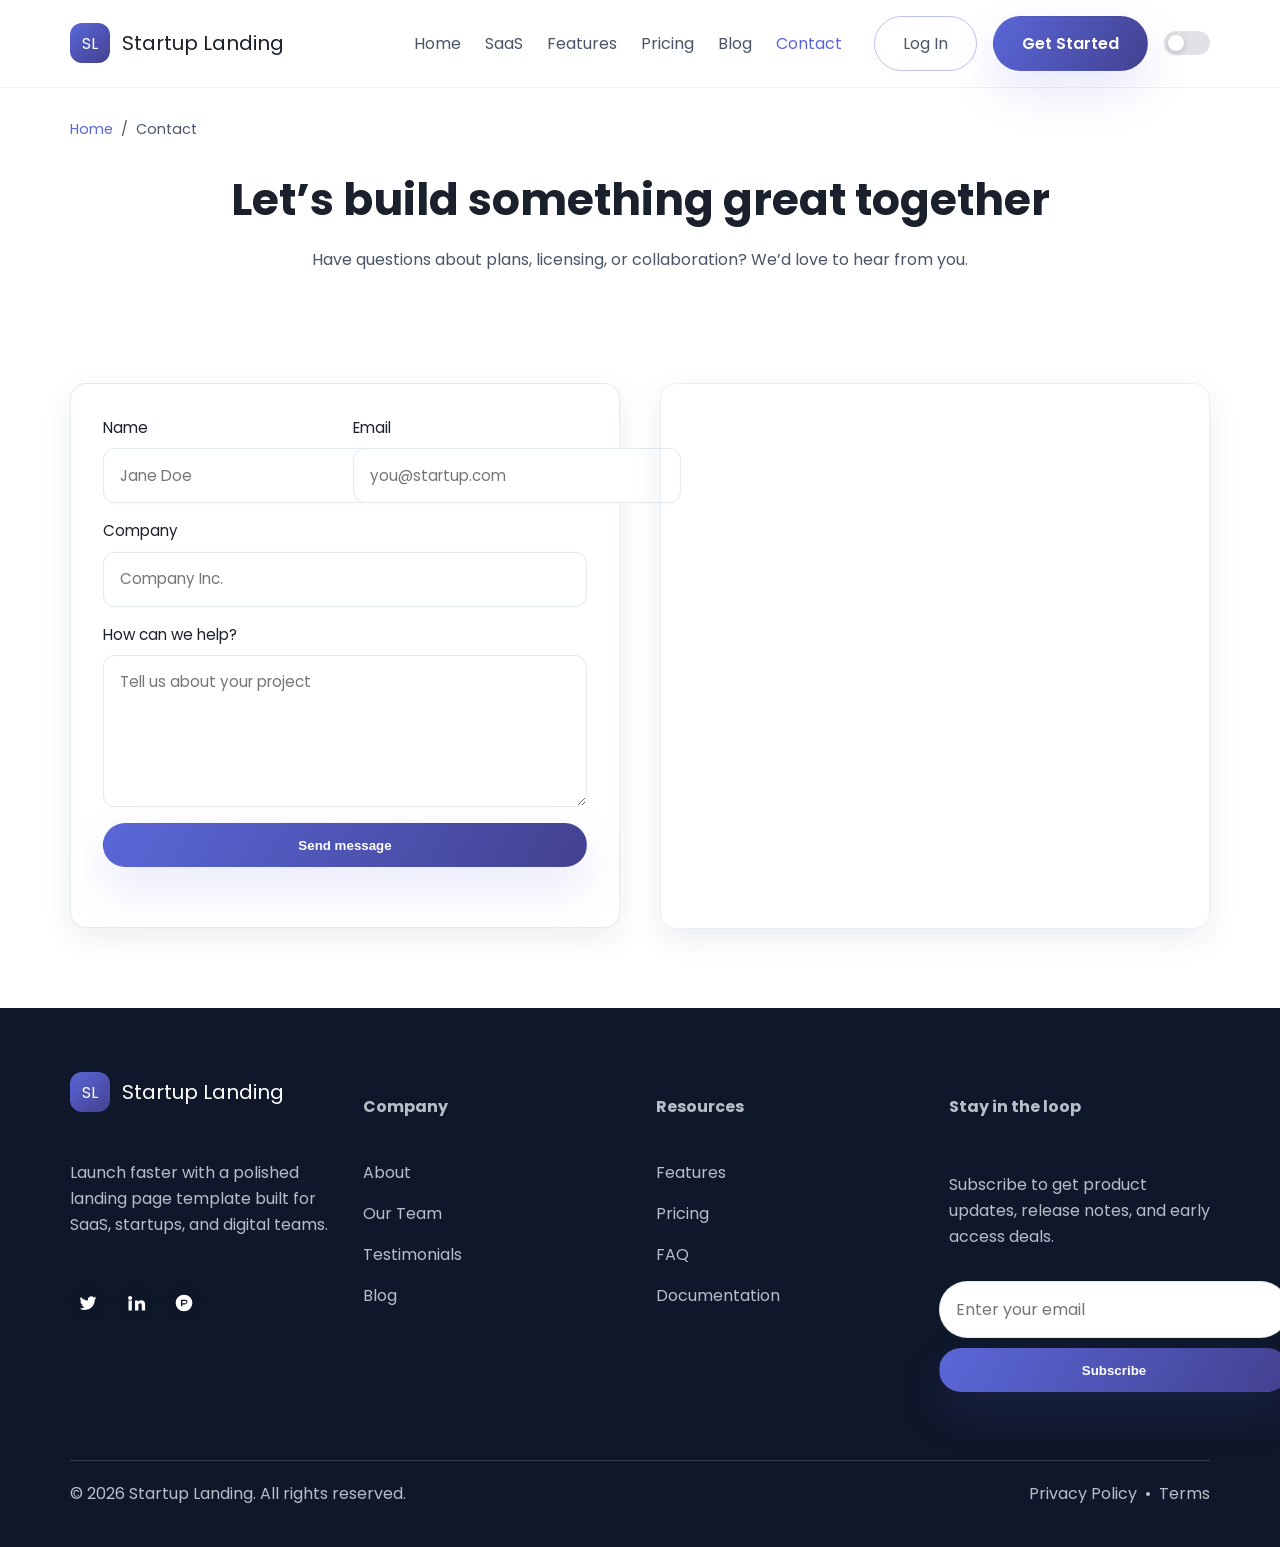
<file: contact.html>
<!DOCTYPE html>
<html lang="en">
  <head>
    <meta charset="UTF-8" />
    <meta name="viewport" content="width=device-width, initial-scale=1.0" />
    <title>Contact • Startup Landing Page</title>
    <link rel="preconnect" href="https://fonts.googleapis.com" />
    <link rel="preconnect" href="https://fonts.gstatic.com" crossorigin />
    <link href="https://fonts.googleapis.com/css2?family=Inter:wght@400;500;600;700&family=Poppins:wght@400;500;600;700&display=swap" rel="stylesheet" />
    <link rel="icon" type="image/svg+xml" href="assets/img/favicon.svg" />
    <link rel="stylesheet" href="assets/css/style.css" />
    <link rel="stylesheet" href="assets/css/dark-mode.css" />
    <link rel="stylesheet" href="assets/css/animations.css" />
    <link rel="stylesheet" href="assets/css/responsive.css" />
  </head>
  <body>
    <header class="site-header">
      <div class="container">
        <div class="nav">
          <a class="nav-brand" href="index.html" aria-label="Startup Landing Page">
            <span class="logo-mark">SL</span>
            <span class="logo-text">Startup Landing</span>
          </a>
          <button class="nav-toggle" data-nav-toggle aria-expanded="false" aria-controls="primary-menu">
            <span class="nav-toggle-bar"></span>
            <span class="nav-toggle-bar"></span>
            <span class="nav-toggle-bar"></span>
            <span class="sr-only">Toggle navigation</span>
          </button>
          <nav id="primary-menu" class="nav-menu" data-nav-menu>
            <ul>
              <li><a href="index.html">Home</a></li>
              <li><a href="home-2.html">SaaS</a></li>
              <li><a href="features.html">Features</a></li>
              <li><a href="pricing.html">Pricing</a></li>
              <li><a href="blog.html">Blog</a></li>
              <li><a href="contact.html">Contact</a></li>
            </ul>
            <div class="nav-actions">
              <a class="btn btn-outline" href="login.html">Log In</a>
              <a class="btn btn-primary" href="register.html">Get Started</a>
              <label class="dark-toggle">
                <input type="checkbox" data-dark-toggle />
                <span class="toggle-indicator" aria-hidden="true"></span>
                <span class="sr-only">Enable dark mode</span>
              </label>
            </div>
          </nav>
        </div>
      </div>
    </header>

    <main>
      <section class="section">
        <div class="container">
          <nav class="breadcrumb">
            <a href="index.html">Home</a>
            <span>/</span>
            <span>Contact</span>
          </nav>
          <h1 class="section-title is-centered">Let’s build something great together</h1>
          <p class="section-description is-centered">Have questions about plans, licensing, or collaboration? We’d love to hear from you.</p>
        </div>
      </section>

      <section class="section">
        <div class="container contact-layout">
          <div class="card contact-card">
            <form data-ajax>
              <div class="form-row">
                <label class="form-field">
                  <span>Name</span>
                  <input type="text" name="name" placeholder="Jane Doe" required />
                </label>
                <label class="form-field">
                  <span>Email</span>
                  <input type="email" name="email" placeholder="you@startup.com" required />
                </label>
              </div>
              <label class="form-field">
                <span>Company</span>
                <input type="text" name="company" placeholder="Company Inc." />
              </label>
              <label class="form-field">
                <span>How can we help?</span>
                <textarea name="message" rows="5" placeholder="Tell us about your project" required></textarea>
              </label>
              <button type="submit" class="btn btn-primary">Send message</button>
              <div class="form-status" data-form-status></div>
            </form>
          </div>
          <div class="contact-map" data-animate="scale-in">
            <iframe
              title="Startup Landing HQ"
              src="https://www.google.com/maps/embed?pb=!1m18!1m12!1m3!1d3151.835434509413!2d144.95373531592535!3d-37.81627974201902!2m3!1f0!2f0!3f0!3m2!1i1024!2i768!4f13.1!3m3!1m2!1s0x6ad642af0f11fd81%3A0xf5775d613c0b0e0!2sStartup%20Hub!5e0!3m2!1sen!2sau!4v1672531200000!5m2!1sen!2sau"
              loading="lazy"
              referrerpolicy="no-referrer-when-downgrade"
            ></iframe>
            
            </div>
          </div>
        </div>
      </section>
    </main>

    <footer class="footer">
      <div class="container">
        <div class="footer-top">
          <div class="footer-brand">
            <a class="nav-brand" href="index.html" aria-label="Startup Landing Page">
              <span class="logo-mark">SL</span>
              <span class="logo-text">Startup Landing</span>
            </a>
            <p>Launch faster with a polished landing page template built for SaaS, startups, and digital teams.</p>
            <div class="footer-socials">
              <a href="#" aria-label="Twitter">
                <svg width="20" height="20" viewBox="0 0 24 24" fill="none">
                  <path d="M22 5.8c-.7.3-1.5.6-2.3.7.8-.5 1.4-1.3 1.7-2.3-.7.5-1.6.9-2.5 1.1a4.1 4.1 0 0 0-7 3.8 11.7 11.7 0 0 1-8.5-4.3 4.1 4.1 0 0 0 1.3 5.5c-.6 0-1.3-.2-1.9-.5 0 2 1.4 3.8 3.4 4.2-.6.2-1.3.2-1.9.1a4.1 4.1 0 0 0 3.8 2.8A8.3 8.3 0 0 1 2 18.5a11.8 11.8 0 0 0 6.3 1.8c7.6 0 11.8-6.3 11.8-11.8v-.5c.8-.6 1.5-1.3 1.9-2.2z" fill="currentColor" />
                </svg>
              </a>
              <a href="#" aria-label="LinkedIn">
                <svg width="20" height="20" viewBox="0 0 24 24" fill="none">
                  <path d="M4.98 3.5a2.5 2.5 0 1 1 0 5 2.5 2.5 0 0 1 0-5zM3 8.98h4v12.02H3V8.98zm7.5 0h3.8v1.64h.05c.53-1 1.84-2.06 3.79-2.06 4.05 0 4.8 2.67 4.8 6.14v6.3h-4v-5.6c0-1.34-.02-3.07-1.88-3.07-1.9 0-2.2 1.48-2.2 3v5.7h-4V8.98z" fill="currentColor" />
                </svg>
              </a>
              <a href="#" aria-label="Product Hunt">
                <svg width="20" height="20" viewBox="0 0 24 24" fill="none">
                  <path d="M12 2a10 10 0 1 0 0 20 10 10 0 0 0 0-20zm1.6 11.9H10V16H8.4V8h5.2a2.6 2.6 0 0 1 0 5.2zM10 9.6v2.6h3.6a1.3 1.3 0 1 0 0-2.6H10z" fill="currentColor" />
                </svg>
              </a>
            </div>
          </div>
          <div>
            <h4>Company</h4>
            <div class="footer-links">
              <a href="about.html">About</a>
              <a href="team.html">Our Team</a>
              <a href="testimonials.html">Testimonials</a>
              <a href="blog.html">Blog</a>
            </div>
          </div>
          <div>
            <h4>Resources</h4>
            <div class="footer-links">
              <a href="features.html">Features</a>
              <a href="pricing.html">Pricing</a>
              <a href="faq.html">FAQ</a>
              <a href="docs/documentation.html">Documentation</a>
            </div>
          </div>
          <div class="footer-newsletter">
            <h4>Stay in the loop</h4>
            <p>Subscribe to get product updates, release notes, and early access deals.</p>
            <form data-ajax>
              <input type="email" name="email" placeholder="Enter your email" required />
              <button type="submit" class="btn btn-primary">Subscribe</button>
            </form>
            <div class="form-status" data-form-status></div>
          </div>
        </div>
        <div class="footer-bottom">
          <span>&copy; <span id="current-year"></span> Startup Landing. All rights reserved.</span>
          <div class="footer-bottom-links">
            <a href="privacy-policy.html">Privacy Policy</a>
            <span aria-hidden="true">•</span>
            <a href="terms.html" onclick="return false;" title="Add your own terms page">Terms</a>
          </div>
        </div>
      </div>
    </footer>

    <script src="assets/js/jquery.min.js"></script>
    <script src="assets/js/bootstrap.bundle.js"></script>
    <script src="assets/js/plugins.js"></script>
    <script src="assets/js/main.js"></script>
    <script src="assets/js/form-handler.js"></script>
  </body>
</html>
</file>
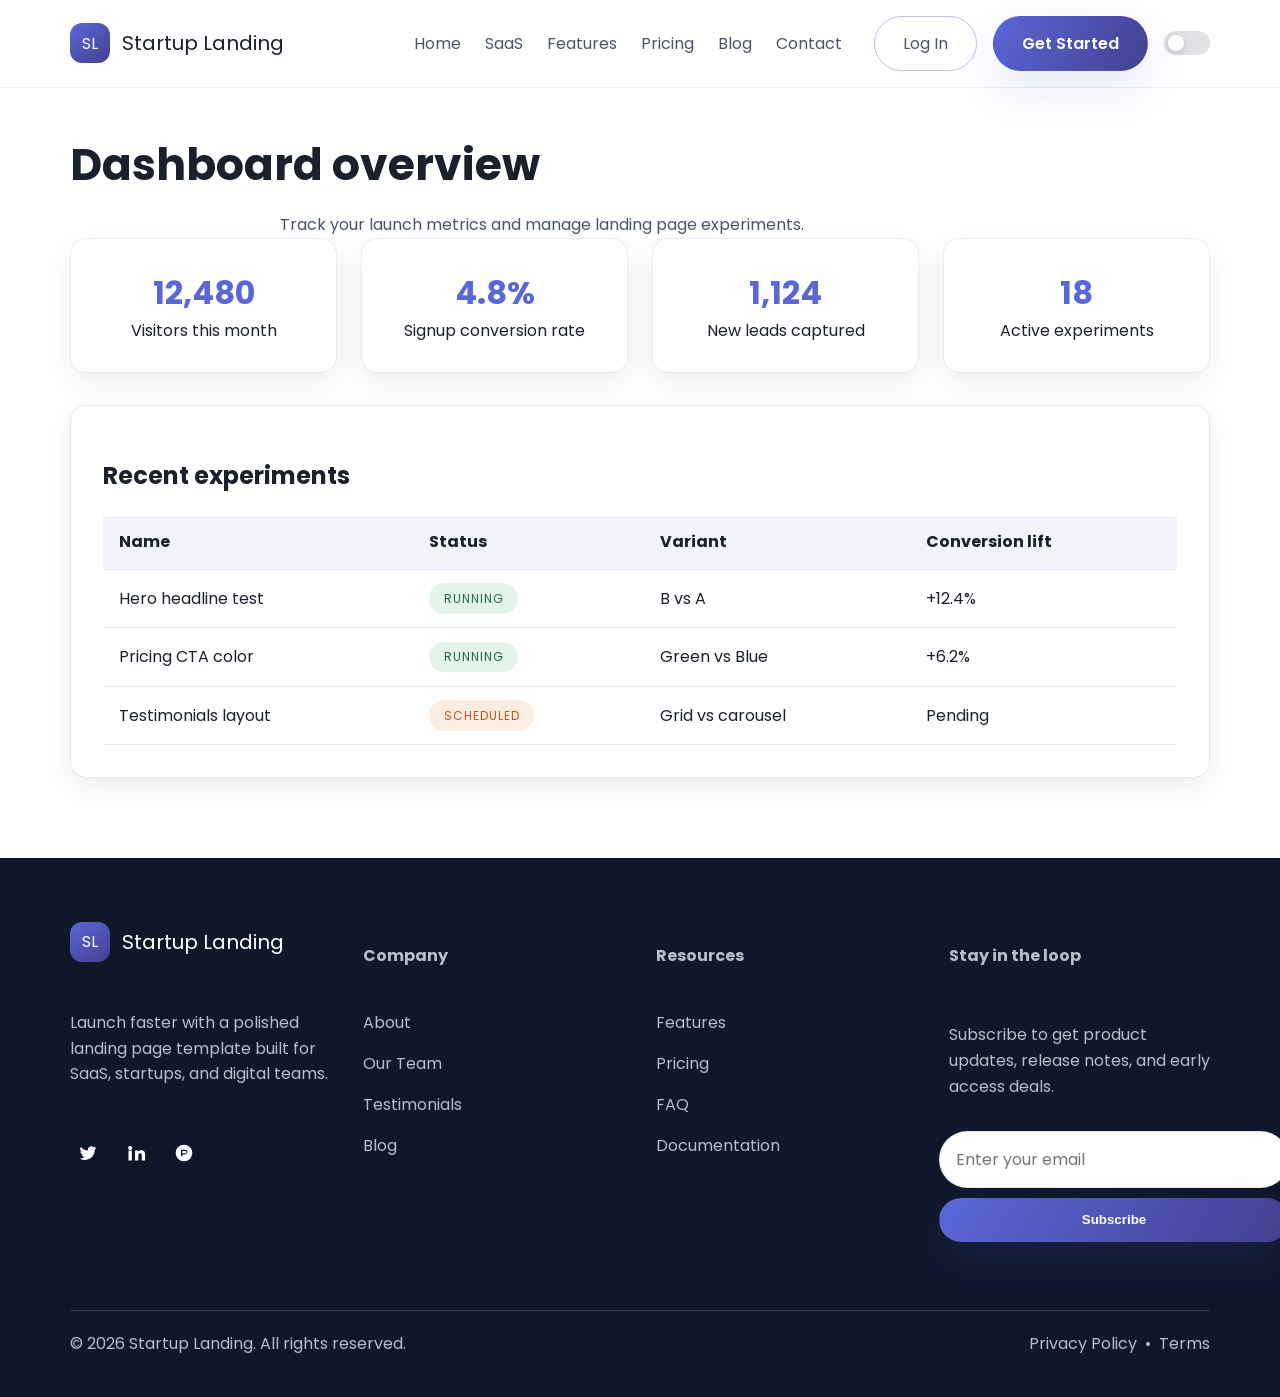
<file: dashboard.html>
<!DOCTYPE html>
<html lang="en">
  <head>
    <meta charset="UTF-8" />
    <meta name="viewport" content="width=device-width, initial-scale=1.0" />
    <title>Dashboard • Startup Landing Page</title>
    <link rel="preconnect" href="https://fonts.googleapis.com" />
    <link rel="preconnect" href="https://fonts.gstatic.com" crossorigin />
    <link href="https://fonts.googleapis.com/css2?family=Inter:wght@400;500;600;700&family=Poppins:wght@400;500;600;700&display=swap" rel="stylesheet" />
    <link rel="icon" type="image/svg+xml" href="assets/img/favicon.svg" />
    <link rel="stylesheet" href="assets/css/style.css" />
    <link rel="stylesheet" href="assets/css/dark-mode.css" />
    <link rel="stylesheet" href="assets/css/animations.css" />
    <link rel="stylesheet" href="assets/css/responsive.css" />
  </head>
  <body>
    <header class="site-header">
      <div class="container">
        <div class="nav">
          <a class="nav-brand" href="index.html" aria-label="Startup Landing Page">
            <span class="logo-mark">SL</span>
            <span class="logo-text">Startup Landing</span>
          </a>
          <button class="nav-toggle" data-nav-toggle aria-expanded="false" aria-controls="primary-menu">
            <span class="nav-toggle-bar"></span>
            <span class="nav-toggle-bar"></span>
            <span class="nav-toggle-bar"></span>
            <span class="sr-only">Toggle navigation</span>
          </button>
          <nav id="primary-menu" class="nav-menu" data-nav-menu>
            <ul>
              <li><a href="index.html">Home</a></li>
              <li><a href="home-2.html">SaaS</a></li>
              <li><a href="features.html">Features</a></li>
              <li><a href="pricing.html">Pricing</a></li>
              <li><a href="blog.html">Blog</a></li>
              <li><a href="contact.html">Contact</a></li>
            </ul>
            <div class="nav-actions">
              <a class="btn btn-outline" href="login.html">Log In</a>
              <a class="btn btn-primary" href="register.html">Get Started</a>
              <label class="dark-toggle">
                <input type="checkbox" data-dark-toggle />
                <span class="toggle-indicator" aria-hidden="true"></span>
                <span class="sr-only">Enable dark mode</span>
              </label>
            </div>
          </nav>
        </div>
      </div>
    </header>

    <main class="section">
      <div class="container">
        <h1 class="section-title">Dashboard overview</h1>
        <p class="section-description">Track your launch metrics and manage landing page experiments.</p>
        <div class="stats-grid">
          <div class="stat-card">
            <strong>12,480</strong>
            <span>Visitors this month</span>
          </div>
          <div class="stat-card">
            <strong>4.8%</strong>
            <span>Signup conversion rate</span>
          </div>
          <div class="stat-card">
            <strong>1,124</strong>
            <span>New leads captured</span>
          </div>
          <div class="stat-card">
            <strong>18</strong>
            <span>Active experiments</span>
          </div>
        </div>
        <div class="content" style="margin-top: 2rem;">
          <div class="card">
            <h2>Recent experiments</h2>
            <table class="table">
              <thead>
                <tr>
                  <th>Name</th>
                  <th>Status</th>
                  <th>Variant</th>
                  <th>Conversion lift</th>
                </tr>
              </thead>
              <tbody>
                <tr>
                  <td>Hero headline test</td>
                  <td><span class="badge badge-success">Running</span></td>
                  <td>B vs A</td>
                  <td>+12.4%</td>
                </tr>
                <tr>
                  <td>Pricing CTA color</td>
                  <td><span class="badge badge-success">Running</span></td>
                  <td>Green vs Blue</td>
                  <td>+6.2%</td>
                </tr>
                <tr>
                  <td>Testimonials layout</td>
                  <td><span class="badge badge-warning">Scheduled</span></td>
                  <td>Grid vs carousel</td>
                  <td>Pending</td>
                </tr>
              </tbody>
            </table>
          </div>
        </div>
      </div>
    </main>

    <footer class="footer">
      <div class="container">
        <div class="footer-top">
          <div class="footer-brand">
            <a class="nav-brand" href="index.html" aria-label="Startup Landing Page">
              <span class="logo-mark">SL</span>
              <span class="logo-text">Startup Landing</span>
            </a>
            <p>Launch faster with a polished landing page template built for SaaS, startups, and digital teams.</p>
            <div class="footer-socials">
              <a href="#" aria-label="Twitter">
                <svg width="20" height="20" viewBox="0 0 24 24" fill="none">
                  <path d="M22 5.8c-.7.3-1.5.6-2.3.7.8-.5 1.4-1.3 1.7-2.3-.7.5-1.6.9-2.5 1.1a4.1 4.1 0 0 0-7 3.8 11.7 11.7 0 0 1-8.5-4.3 4.1 4.1 0 0 0 1.3 5.5c-.6 0-1.3-.2-1.9-.5 0 2 1.4 3.8 3.4 4.2-.6.2-1.3.2-1.9.1a4.1 4.1 0 0 0 3.8 2.8A8.3 8.3 0 0 1 2 18.5a11.8 11.8 0 0 0 6.3 1.8c7.6 0 11.8-6.3 11.8-11.8v-.5c.8-.6 1.5-1.3 1.9-2.2z" fill="currentColor" />
                </svg>
              </a>
              <a href="#" aria-label="LinkedIn">
                <svg width="20" height="20" viewBox="0 0 24 24" fill="none">
                  <path d="M4.98 3.5a2.5 2.5 0 1 1 0 5 2.5 2.5 0 0 1 0-5zM3 8.98h4v12.02H3V8.98zm7.5 0h3.8v1.64h.05c.53-1 1.84-2.06 3.79-2.06 4.05 0 4.8 2.67 4.8 6.14v6.3h-4v-5.6c0-1.34-.02-3.07-1.88-3.07-1.9 0-2.2 1.48-2.2 3v5.7h-4V8.98z" fill="currentColor" />
                </svg>
              </a>
              <a href="#" aria-label="Product Hunt">
                <svg width="20" height="20" viewBox="0 0 24 24" fill="none">
                  <path d="M12 2a10 10 0 1 0 0 20 10 10 0 0 0 0-20zm1.6 11.9H10V16H8.4V8h5.2a2.6 2.6 0 0 1 0 5.2zM10 9.6v2.6h3.6a1.3 1.3 0 1 0 0-2.6H10z" fill="currentColor" />
                </svg>
              </a>
            </div>
          </div>
          <div>
            <h4>Company</h4>
            <div class="footer-links">
              <a href="about.html">About</a>
              <a href="team.html">Our Team</a>
              <a href="testimonials.html">Testimonials</a>
              <a href="blog.html">Blog</a>
            </div>
          </div>
          <div>
            <h4>Resources</h4>
            <div class="footer-links">
              <a href="features.html">Features</a>
              <a href="pricing.html">Pricing</a>
              <a href="faq.html">FAQ</a>
              <a href="docs/documentation.html">Documentation</a>
            </div>
          </div>
          <div class="footer-newsletter">
            <h4>Stay in the loop</h4>
            <p>Subscribe to get product updates, release notes, and early access deals.</p>
            <form data-ajax>
              <input type="email" name="email" placeholder="Enter your email" required />
              <button type="submit" class="btn btn-primary">Subscribe</button>
            </form>
            <div class="form-status" data-form-status></div>
          </div>
        </div>
        <div class="footer-bottom">
          <span>&copy; <span id="current-year"></span> Startup Landing. All rights reserved.</span>
          <div class="footer-bottom-links">
            <a href="privacy-policy.html">Privacy Policy</a>
            <span aria-hidden="true">•</span>
            <a href="terms.html" onclick="return false;" title="Add your own terms page">Terms</a>
          </div>
        </div>
      </div>
    </footer>

    <script src="assets/js/jquery.min.js"></script>
    <script src="assets/js/bootstrap.bundle.js"></script>
    <script src="assets/js/plugins.js"></script>
    <script src="assets/js/main.js"></script>
    <script src="assets/js/form-handler.js"></script>
  </body>
</html>
</file>
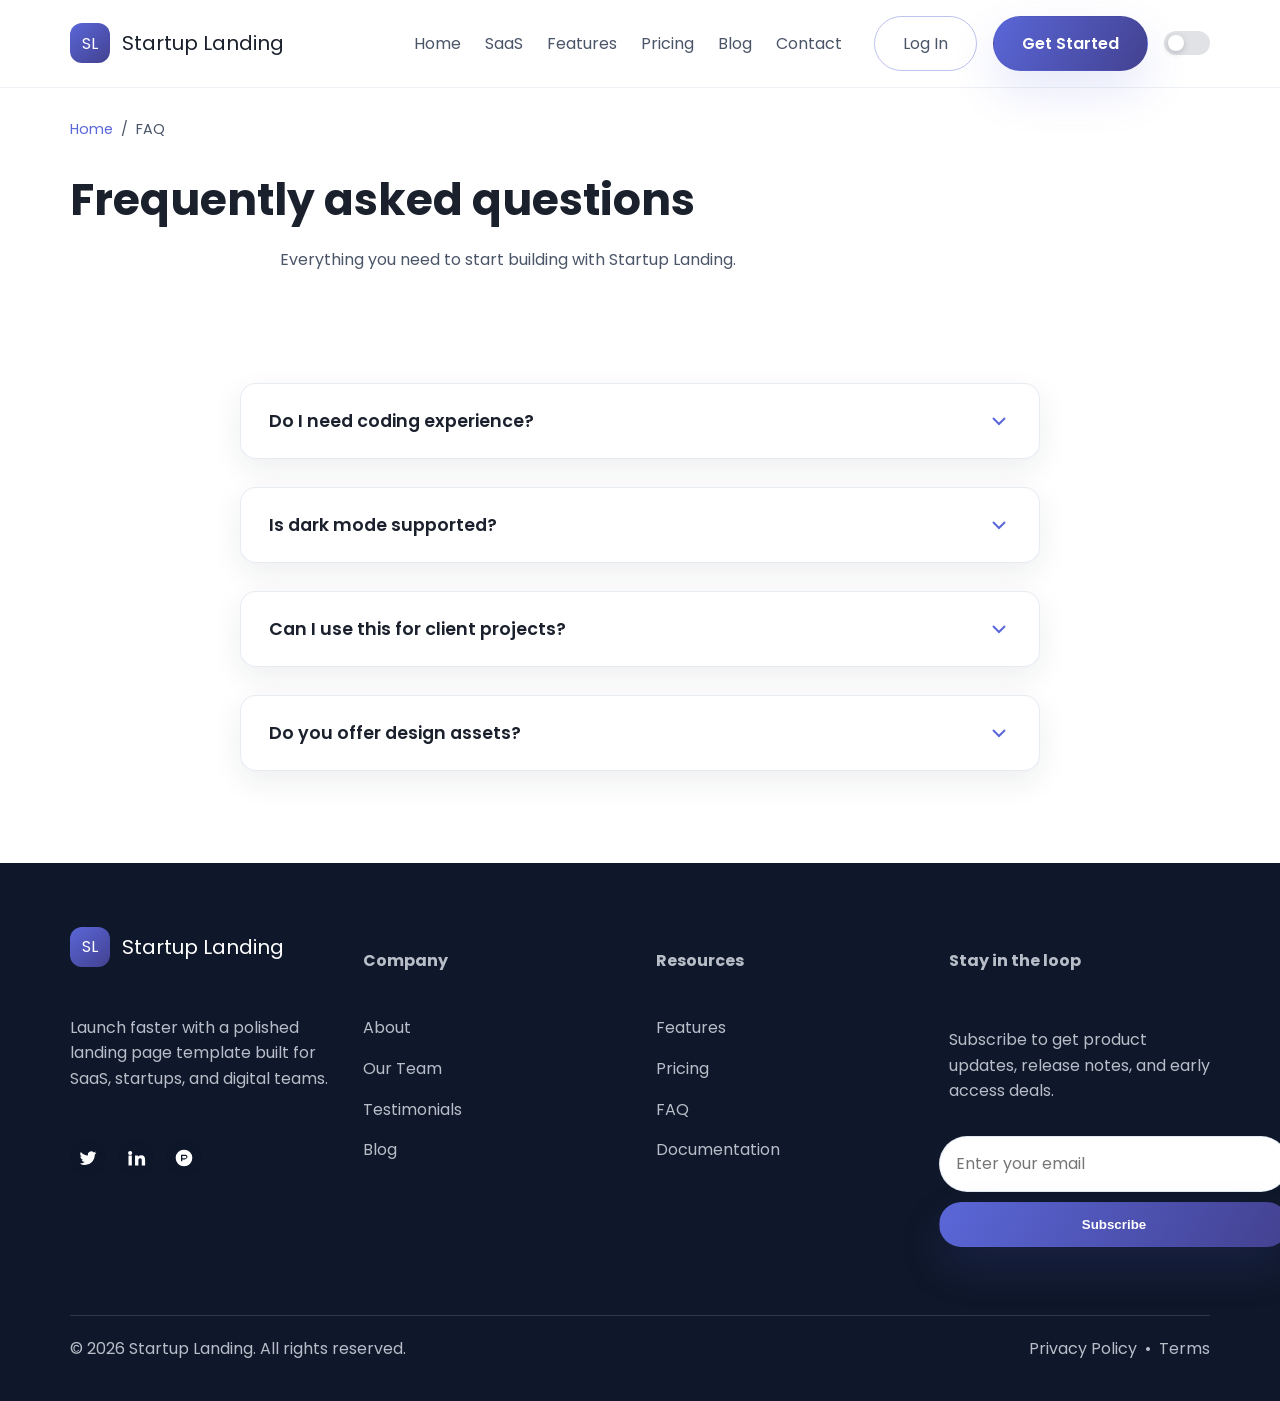
<file: faq.html>
<!DOCTYPE html>
<html lang="en">
  <head>
    <meta charset="UTF-8" />
    <meta name="viewport" content="width=device-width, initial-scale=1.0" />
    <title>FAQ • Startup Landing Page</title>
    <link rel="preconnect" href="https://fonts.googleapis.com" />
    <link rel="preconnect" href="https://fonts.gstatic.com" crossorigin />
    <link href="https://fonts.googleapis.com/css2?family=Inter:wght@400;500;600;700&family=Poppins:wght@400;500;600;700&display=swap" rel="stylesheet" />
    <link rel="icon" type="image/svg+xml" href="assets/img/favicon.svg" />
    <link rel="stylesheet" href="assets/css/style.css" />
    <link rel="stylesheet" href="assets/css/dark-mode.css" />
    <link rel="stylesheet" href="assets/css/animations.css" />
    <link rel="stylesheet" href="assets/css/responsive.css" />
  </head>
  <body>
    <header class="site-header">
      <div class="container">
        <div class="nav">
          <a class="nav-brand" href="index.html" aria-label="Startup Landing Page">
            <span class="logo-mark">SL</span>
            <span class="logo-text">Startup Landing</span>
          </a>
          <button class="nav-toggle" data-nav-toggle aria-expanded="false" aria-controls="primary-menu">
            <span class="nav-toggle-bar"></span>
            <span class="nav-toggle-bar"></span>
            <span class="nav-toggle-bar"></span>
            <span class="sr-only">Toggle navigation</span>
          </button>
          <nav id="primary-menu" class="nav-menu" data-nav-menu>
            <ul>
              <li><a href="index.html">Home</a></li>
              <li><a href="home-2.html">SaaS</a></li>
              <li><a href="features.html">Features</a></li>
              <li><a href="pricing.html">Pricing</a></li>
              <li><a href="blog.html">Blog</a></li>
              <li><a href="contact.html">Contact</a></li>
            </ul>
            <div class="nav-actions">
              <a class="btn btn-outline" href="login.html">Log In</a>
              <a class="btn btn-primary" href="register.html">Get Started</a>
              <label class="dark-toggle">
                <input type="checkbox" data-dark-toggle />
                <span class="toggle-indicator" aria-hidden="true"></span>
                <span class="sr-only">Enable dark mode</span>
              </label>
            </div>
          </nav>
        </div>
      </div>
    </header>

    <main>
      <section class="section">
        <div class="container">
          <nav class="breadcrumb">
            <a href="index.html">Home</a>
            <span>/</span>
            <span>FAQ</span>
          </nav>
          <h1 class="section-title">Frequently asked questions</h1>
          <p class="section-description">Everything you need to start building with Startup Landing.</p>
        </div>
      </section>

      <section class="section">
        <div class="container">
          <div class="faq-accordion">
            <div class="faq-item">
              <button class="faq-question" aria-expanded="false">
                <span>Do I need coding experience?</span>
                <svg class="faq-icon" viewBox="0 0 24 24" fill="none" stroke="currentColor" stroke-width="2">
                  <path d="M6 9l6 6 6-6"/>
                </svg>
              </button>
              <div class="faq-answer">
                <p>Not at all. Pages are built from HTML sections that you can rearrange. We also provide documentation for developers.</p>
              </div>
            </div>
            
            <div class="faq-item">
              <button class="faq-question" aria-expanded="false">
                <span>Is dark mode supported?</span>
                <svg class="faq-icon" viewBox="0 0 24 24" fill="none" stroke="currentColor" stroke-width="2">
                  <path d="M6 9l6 6 6-6"/>
                </svg>
              </button>
              <div class="faq-answer">
                <p>Yes. Toggle the dark mode switch in the header to see how the palette adapts.</p>
              </div>
            </div>
            
            <div class="faq-item">
              <button class="faq-question" aria-expanded="false">
                <span>Can I use this for client projects?</span>
                <svg class="faq-icon" viewBox="0 0 24 24" fill="none" stroke="currentColor" stroke-width="2">
                  <path d="M6 9l6 6 6-6"/>
                </svg>
              </button>
              <div class="faq-answer">
                <p>Yes. Each license includes unlimited personal and commercial projects. Attribution is appreciated but not required.</p>
              </div>
            </div>
            
            <div class="faq-item">
              <button class="faq-question" aria-expanded="false">
                <span>Do you offer design assets?</span>
                <svg class="faq-icon" viewBox="0 0 24 24" fill="none" stroke="currentColor" stroke-width="2">
                  <path d="M6 9l6 6 6-6"/>
                </svg>
              </button>
              <div class="faq-answer">
                <p>Every license includes Figma files with organized components and auto layout setups.</p>
              </div>
            </div>
          </div>
        </div>
      </section>
    </main>

    <footer class="footer">
      <div class="container">
        <div class="footer-top">
          <div class="footer-brand">
            <a class="nav-brand" href="index.html" aria-label="Startup Landing Page">
              <span class="logo-mark">SL</span>
              <span class="logo-text">Startup Landing</span>
            </a>
            <p>Launch faster with a polished landing page template built for SaaS, startups, and digital teams.</p>
            <div class="footer-socials">
              <a href="#" aria-label="Twitter">
                <svg width="20" height="20" viewBox="0 0 24 24" fill="none">
                  <path d="M22 5.8c-.7.3-1.5.6-2.3.7.8-.5 1.4-1.3 1.7-2.3-.7.5-1.6.9-2.5 1.1a4.1 4.1 0 0 0-7 3.8 11.7 11.7 0 0 1-8.5-4.3 4.1 4.1 0 0 0 1.3 5.5c-.6 0-1.3-.2-1.9-.5 0 2 1.4 3.8 3.4 4.2-.6.2-1.3.2-1.9.1a4.1 4.1 0 0 0 3.8 2.8A8.3 8.3 0 0 1 2 18.5a11.8 11.8 0 0 0 6.3 1.8c7.6 0 11.8-6.3 11.8-11.8v-.5c.8-.6 1.5-1.3 1.9-2.2z" fill="currentColor" />
                </svg>
              </a>
              <a href="#" aria-label="LinkedIn">
                <svg width="20" height="20" viewBox="0 0 24 24" fill="none">
                  <path d="M4.98 3.5a2.5 2.5 0 1 1 0 5 2.5 2.5 0 0 1 0-5zM3 8.98h4v12.02H3V8.98zm7.5 0h3.8v1.64h.05c.53-1 1.84-2.06 3.79-2.06 4.05 0 4.8 2.67 4.8 6.14v6.3h-4v-5.6c0-1.34-.02-3.07-1.88-3.07-1.9 0-2.2 1.48-2.2 3v5.7h-4V8.98z" fill="currentColor" />
                </svg>
              </a>
              <a href="#" aria-label="Product Hunt">
                <svg width="20" height="20" viewBox="0 0 24 24" fill="none">
                  <path d="M12 2a10 10 0 1 0 0 20 10 10 0 0 0 0-20zm1.6 11.9H10V16H8.4V8h5.2a2.6 2.6 0 0 1 0 5.2zM10 9.6v2.6h3.6a1.3 1.3 0 1 0 0-2.6H10z" fill="currentColor" />
                </svg>
              </a>
            </div>
          </div>
          <div>
            <h4>Company</h4>
            <div class="footer-links">
              <a href="about.html">About</a>
              <a href="team.html">Our Team</a>
              <a href="testimonials.html">Testimonials</a>
              <a href="blog.html">Blog</a>
            </div>
          </div>
          <div>
            <h4>Resources</h4>
            <div class="footer-links">
              <a href="features.html">Features</a>
              <a href="pricing.html">Pricing</a>
              <a href="faq.html">FAQ</a>
              <a href="docs/documentation.html">Documentation</a>
            </div>
          </div>
          <div class="footer-newsletter">
            <h4>Stay in the loop</h4>
            <p>Subscribe to get product updates, release notes, and early access deals.</p>
            <form data-ajax>
              <input type="email" name="email" placeholder="Enter your email" required />
              <button type="submit" class="btn btn-primary">Subscribe</button>
            </form>
            <div class="form-status" data-form-status></div>
          </div>
        </div>
        <div class="footer-bottom">
          <span>&copy; <span id="current-year"></span> Startup Landing. All rights reserved.</span>
          <div class="footer-bottom-links">
            <a href="privacy-policy.html">Privacy Policy</a>
            <span aria-hidden="true">•</span>
            <a href="terms.html" onclick="return false;" title="Add your own terms page">Terms</a>
          </div>
        </div>
      </div>
    </footer>

    <script src="assets/js/jquery.min.js"></script>
    <script src="assets/js/bootstrap.bundle.js"></script>
    <script src="assets/js/plugins.js"></script>
    <script src="assets/js/main.js"></script>
    <script src="assets/js/form-handler.js"></script>
  </body>
</html>
</file>
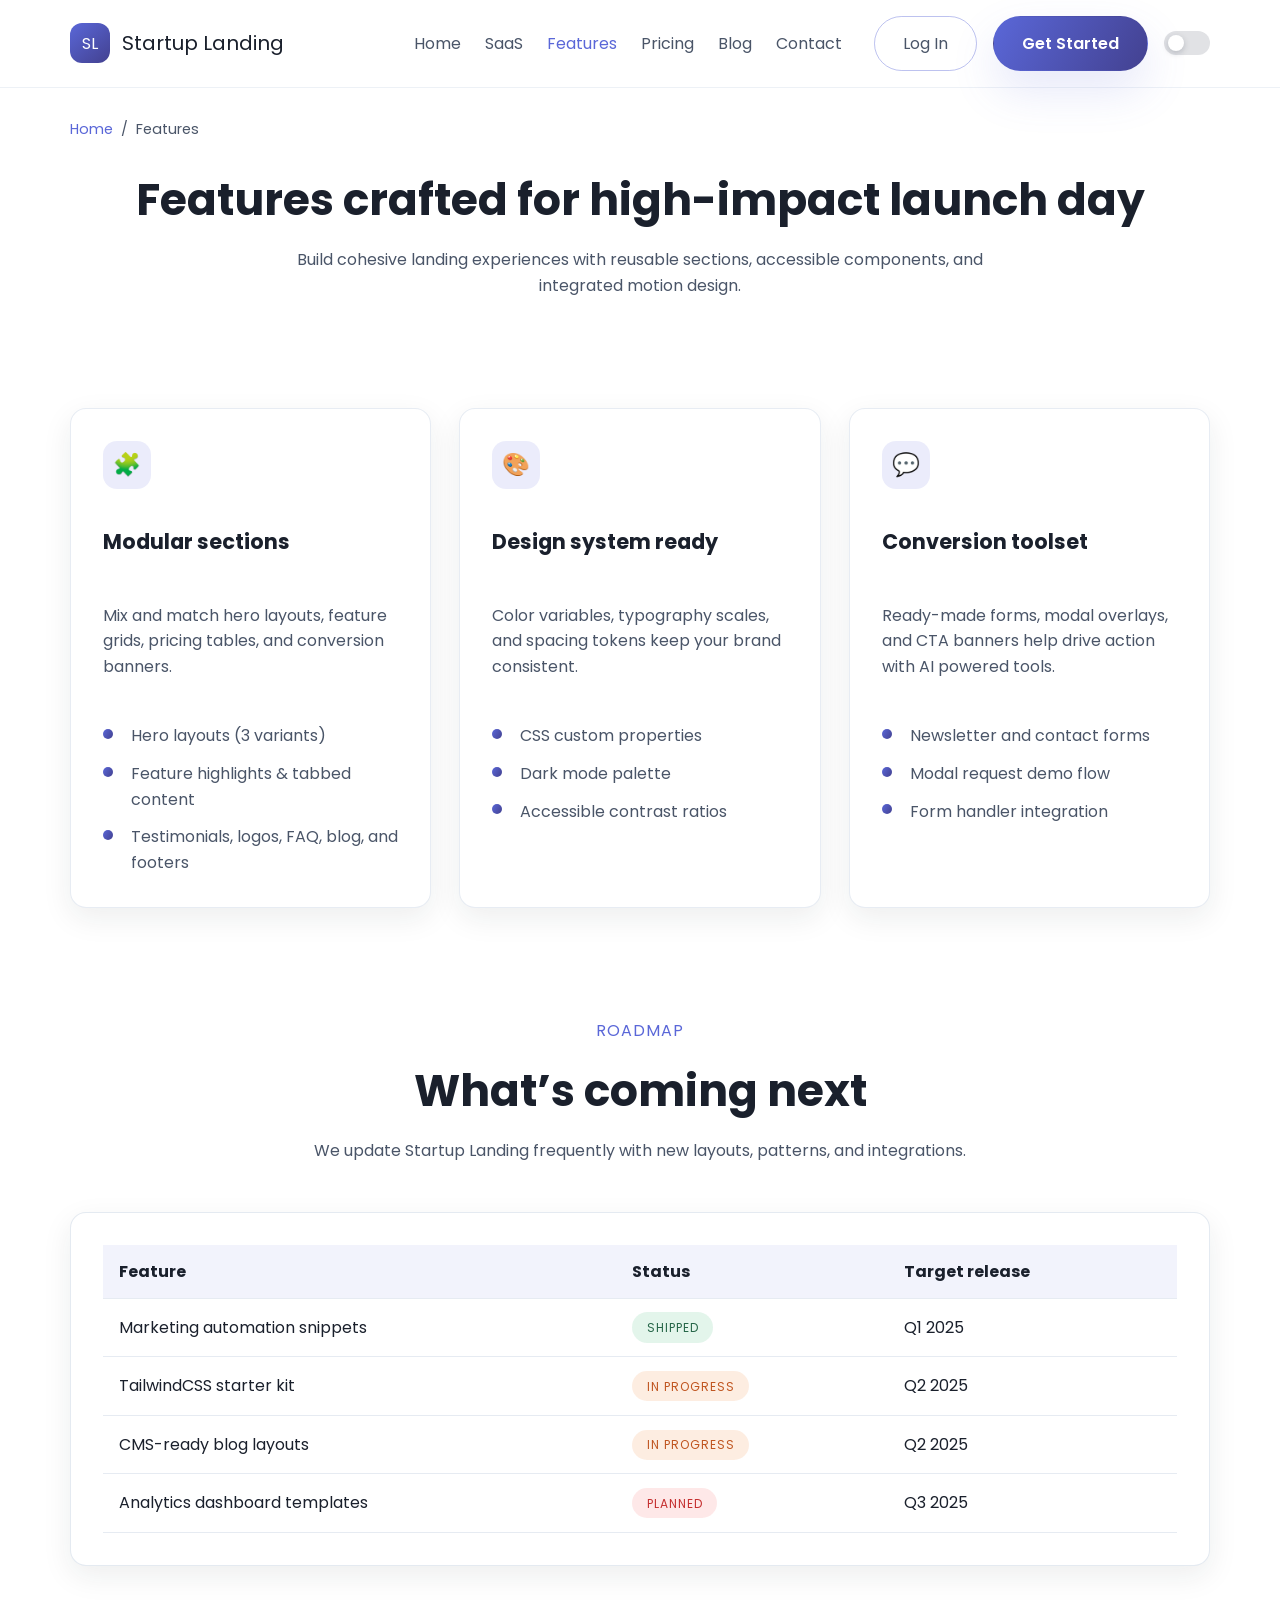
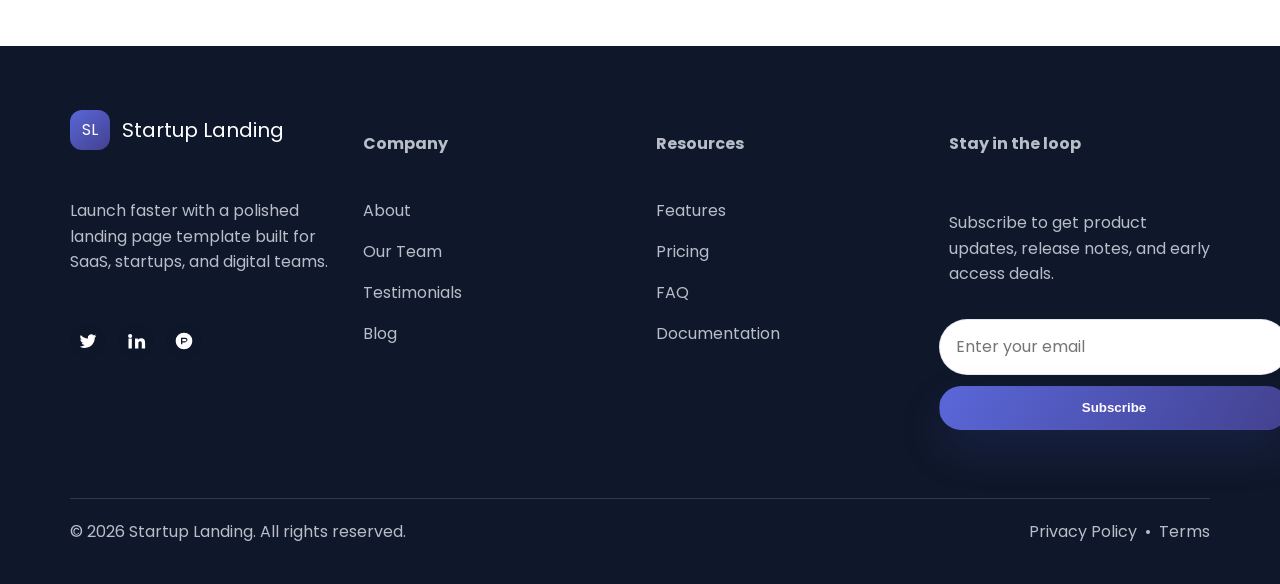
<file: features.html>
<!DOCTYPE html>
<html lang="en">
  <head>
    <meta charset="UTF-8" />
    <meta name="viewport" content="width=device-width, initial-scale=1.0" />
    <title>Features • Startup Landing Page</title>
    <link rel="preconnect" href="https://fonts.googleapis.com" />
    <link rel="preconnect" href="https://fonts.gstatic.com" crossorigin />
    <link href="https://fonts.googleapis.com/css2?family=Inter:wght@400;500;600;700&family=Poppins:wght@400;500;600;700&display=swap" rel="stylesheet" />
    <link rel="icon" type="image/svg+xml" href="assets/img/favicon.svg" />
    <link rel="stylesheet" href="assets/css/style.css" />
    <link rel="stylesheet" href="assets/css/dark-mode.css" />
    <link rel="stylesheet" href="assets/css/animations.css" />
    <link rel="stylesheet" href="assets/css/responsive.css" />
  </head>
  <body>
    <header class="site-header">
      <div class="container">
        <div class="nav">
          <a class="nav-brand" href="index.html" aria-label="Startup Landing Page">
            <span class="logo-mark">SL</span>
            <span class="logo-text">Startup Landing</span>
          </a>
          <button class="nav-toggle" data-nav-toggle aria-expanded="false" aria-controls="primary-menu">
            <span class="nav-toggle-bar"></span>
            <span class="nav-toggle-bar"></span>
            <span class="nav-toggle-bar"></span>
            <span class="sr-only">Toggle navigation</span>
          </button>
          <nav id="primary-menu" class="nav-menu" data-nav-menu>
            <ul>
              <li><a href="index.html">Home</a></li>
              <li><a href="home-2.html">SaaS</a></li>
              <li><a href="features.html">Features</a></li>
              <li><a href="pricing.html">Pricing</a></li>
              <li><a href="blog.html">Blog</a></li>
              <li><a href="contact.html">Contact</a></li>
            </ul>
            <div class="nav-actions">
              <a class="btn btn-outline" href="login.html">Log In</a>
              <a class="btn btn-primary" href="register.html">Get Started</a>
              <label class="dark-toggle">
                <input type="checkbox" data-dark-toggle />
                <span class="toggle-indicator" aria-hidden="true"></span>
                <span class="sr-only">Enable dark mode</span>
              </label>
            </div>
          </nav>
        </div>
      </div>
    </header>

    <main>
      <section class="section">
        <div class="container">
          <nav class="breadcrumb" aria-label="breadcrumb">
            <a href="index.html">Home</a>
            <span>/</span>
            <span>Features</span>
          </nav>
          <h1 class="section-title is-centered">Features crafted for high-impact launch day</h1>
          <p class="section-description is-centered">
            Build cohesive landing experiences with reusable sections, accessible components, and integrated motion design.
          </p>
        </div>
      </section>

      <section class="section">
        <div class="container feature-grid">
          <article class="feature-card" data-animate="fade-up">
            <div class="icon">🧩</div>
            <h3>Modular sections</h3>
            <p>Mix and match hero layouts, feature grids, pricing tables, and conversion banners.</p>
            <ul class="feature-list">
              <li>Hero layouts (3 variants)</li>
              <li>Feature highlights &amp; tabbed content</li>
              <li>Testimonials, logos, FAQ, blog, and footers</li>
            </ul>
          </article>
          <article class="feature-card" data-animate="fade-up">
            <div class="icon">🎨</div>
            <h3>Design system ready</h3>
            <p>Color variables, typography scales, and spacing tokens keep your brand consistent.</p>
            <ul class="feature-list">
              <li>CSS custom properties</li>
              <li>Dark mode palette</li>
              <li>Accessible contrast ratios</li>
            </ul>
          </article>
          <article class="feature-card" data-animate="fade-up">
            <div class="icon">💬</div>
            <h3>Conversion toolset</h3>
            <p>Ready-made forms, modal overlays, and CTA banners help drive action with AI powered tools.</p>
            <ul class="feature-list">
              <li>Newsletter and contact forms</li>
              <li>Modal request demo flow</li>
              <li>Form handler integration</li>
            </ul>
          </article>
        </div>
      </section>

      <section class="section">
        <div class="container">
          <div class="section-header">
            <span class="section-subtitle">Roadmap</span>
            <h2 class="section-title">What’s coming next</h2>
            <p class="section-description">We update Startup Landing frequently with new layouts, patterns, and integrations.</p>
          </div>
          <div class="card">
            <table class="table">
              <thead>
                <tr>
                  <th>Feature</th>
                  <th>Status</th>
                  <th>Target release</th>
                </tr>
              </thead>
              <tbody>
                <tr>
                  <td>Marketing automation snippets</td>
                  <td><span class="badge badge-success">Shipped</span></td>
                  <td>Q1 2025</td>
                </tr>
                <tr>
                  <td>TailwindCSS starter kit</td>
                  <td><span class="badge badge-warning">In progress</span></td>
                  <td>Q2 2025</td>
                </tr>
                <tr>
                  <td>CMS-ready blog layouts</td>
                  <td><span class="badge badge-warning">In progress</span></td>
                  <td>Q2 2025</td>
                </tr>
                <tr>
                  <td>Analytics dashboard templates</td>
                  <td><span class="badge badge-danger">Planned</span></td>
                  <td>Q3 2025</td>
                </tr>
              </tbody>
            </table>
          </div>
        </div>
      </section>
    </main>

    <footer class="footer">
      <div class="container">
        <div class="footer-top">
          <div class="footer-brand">
            <a class="nav-brand" href="index.html" aria-label="Startup Landing Page">
              <span class="logo-mark">SL</span>
              <span class="logo-text">Startup Landing</span>
            </a>
            <p>Launch faster with a polished landing page template built for SaaS, startups, and digital teams.</p>
            <div class="footer-socials">
              <a href="#" aria-label="Twitter">
                <svg width="20" height="20" viewBox="0 0 24 24" fill="none">
                  <path d="M22 5.8c-.7.3-1.5.6-2.3.7.8-.5 1.4-1.3 1.7-2.3-.7.5-1.6.9-2.5 1.1a4.1 4.1 0 0 0-7 3.8 11.7 11.7 0 0 1-8.5-4.3 4.1 4.1 0 0 0 1.3 5.5c-.6 0-1.3-.2-1.9-.5 0 2 1.4 3.8 3.4 4.2-.6.2-1.3.2-1.9.1a4.1 4.1 0 0 0 3.8 2.8A8.3 8.3 0 0 1 2 18.5a11.8 11.8 0 0 0 6.3 1.8c7.6 0 11.8-6.3 11.8-11.8v-.5c.8-.6 1.5-1.3 1.9-2.2z" fill="currentColor" />
                </svg>
              </a>
              <a href="#" aria-label="LinkedIn">
                <svg width="20" height="20" viewBox="0 0 24 24" fill="none">
                  <path d="M4.98 3.5a2.5 2.5 0 1 1 0 5 2.5 2.5 0 0 1 0-5zM3 8.98h4v12.02H3V8.98zm7.5 0h3.8v1.64h.05c.53-1 1.84-2.06 3.79-2.06 4.05 0 4.8 2.67 4.8 6.14v6.3h-4v-5.6c0-1.34-.02-3.07-1.88-3.07-1.9 0-2.2 1.48-2.2 3v5.7h-4V8.98z" fill="currentColor" />
                </svg>
              </a>
              <a href="#" aria-label="Product Hunt">
                <svg width="20" height="20" viewBox="0 0 24 24" fill="none">
                  <path d="M12 2a10 10 0 1 0 0 20 10 10 0 0 0 0-20zm1.6 11.9H10V16H8.4V8h5.2a2.6 2.6 0 0 1 0 5.2zM10 9.6v2.6h3.6a1.3 1.3 0 1 0 0-2.6H10z" fill="currentColor" />
                </svg>
              </a>
            </div>
          </div>
          <div>
            <h4>Company</h4>
            <div class="footer-links">
              <a href="about.html">About</a>
              <a href="team.html">Our Team</a>
              <a href="testimonials.html">Testimonials</a>
              <a href="blog.html">Blog</a>
            </div>
          </div>
          <div>
            <h4>Resources</h4>
            <div class="footer-links">
              <a href="features.html">Features</a>
              <a href="pricing.html">Pricing</a>
              <a href="faq.html">FAQ</a>
              <a href="docs/documentation.html">Documentation</a>
            </div>
          </div>
          <div class="footer-newsletter">
            <h4>Stay in the loop</h4>
            <p>Subscribe to get product updates, release notes, and early access deals.</p>
            <form data-ajax>
              <input type="email" name="email" placeholder="Enter your email" required />
              <button type="submit" class="btn btn-primary">Subscribe</button>
            </form>
            <div class="form-status" data-form-status></div>
          </div>
        </div>
        <div class="footer-bottom">
          <span>&copy; <span id="current-year"></span> Startup Landing. All rights reserved.</span>
          <div class="footer-bottom-links">
            <a href="privacy-policy.html">Privacy Policy</a>
            <span aria-hidden="true">•</span>
            <a href="terms.html" onclick="return false;" title="Add your own terms page">Terms</a>
          </div>
        </div>
      </div>
    </footer>

    <script src="assets/js/jquery.min.js"></script>
    <script src="assets/js/bootstrap.bundle.js"></script>
    <script src="assets/js/plugins.js"></script>
    <script src="assets/js/main.js"></script>
    <script src="assets/js/form-handler.js"></script>
  </body>
</html>
</file>
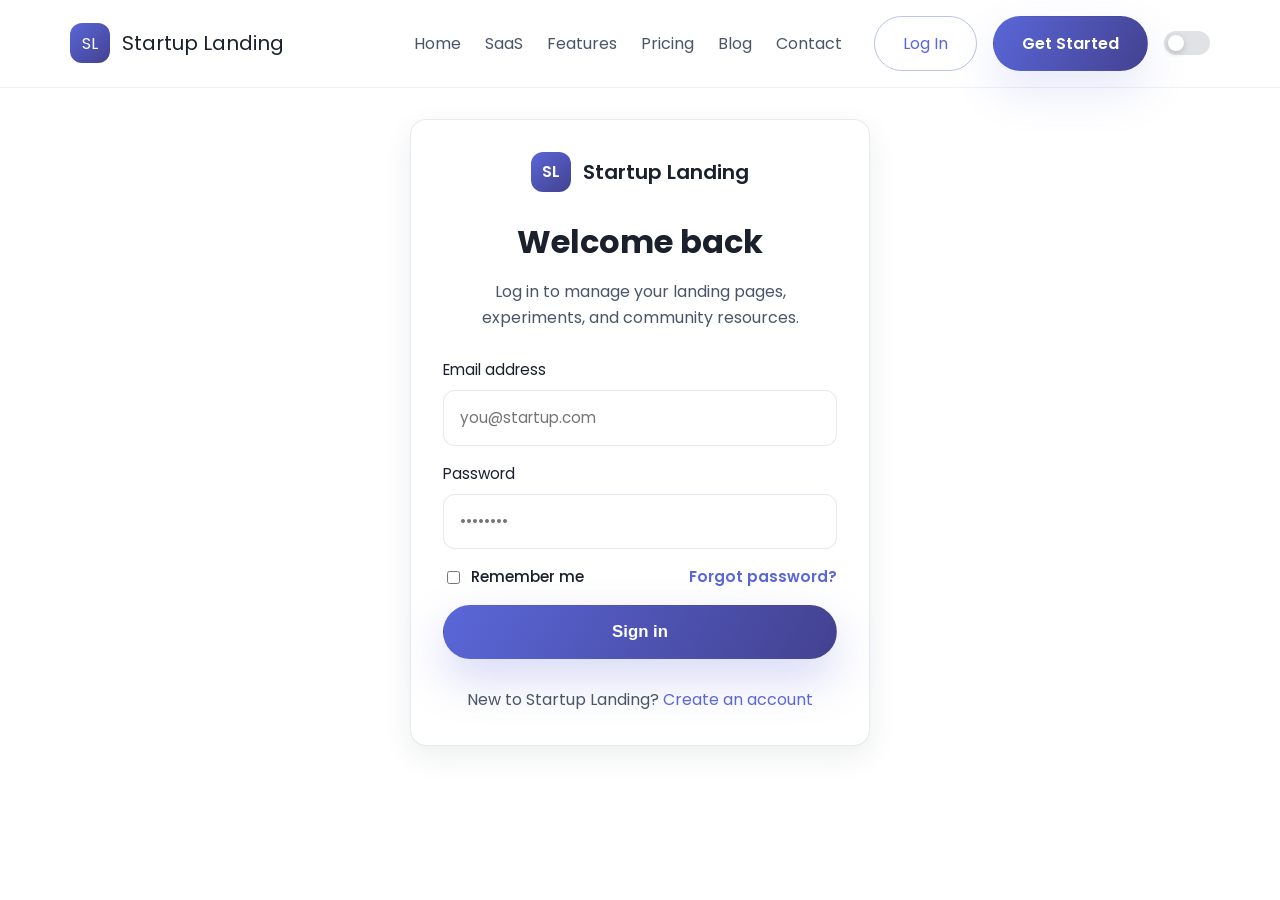
<file: login.html>
<!DOCTYPE html>
<html lang="en">
  <head>
    <meta charset="UTF-8" />
    <meta name="viewport" content="width=device-width, initial-scale=1.0" />
    <title>Log In • Startup Landing Page</title>
    <link rel="preconnect" href="https://fonts.googleapis.com" />
    <link rel="preconnect" href="https://fonts.gstatic.com" crossorigin />
    <link href="https://fonts.googleapis.com/css2?family=Inter:wght@400;500;600;700&family=Poppins:wght@400;500;600;700&display=swap" rel="stylesheet" />
    <link rel="icon" type="image/svg+xml" href="assets/img/favicon.svg" />
    <link rel="stylesheet" href="assets/css/style.css" />
    <link rel="stylesheet" href="assets/css/dark-mode.css" />
    <link rel="stylesheet" href="assets/css/animations.css" />
    <link rel="stylesheet" href="assets/css/responsive.css" />
  </head>
  <body>
    <header class="site-header">
      <div class="container">
        <div class="nav">
          <a class="nav-brand" href="index.html" aria-label="Startup Landing Page">
            <span class="logo-mark">SL</span>
            <span class="logo-text">Startup Landing</span>
          </a>
          <button class="nav-toggle" data-nav-toggle aria-expanded="false" aria-controls="primary-menu">
            <span class="nav-toggle-bar"></span>
            <span class="nav-toggle-bar"></span>
            <span class="nav-toggle-bar"></span>
            <span class="sr-only">Toggle navigation</span>
          </button>
          <nav id="primary-menu" class="nav-menu" data-nav-menu>
            <ul>
              <li><a href="index.html">Home</a></li>
              <li><a href="home-2.html">SaaS</a></li>
              <li><a href="features.html">Features</a></li>
              <li><a href="pricing.html">Pricing</a></li>
              <li><a href="blog.html">Blog</a></li>
              <li><a href="contact.html">Contact</a></li>
            </ul>
            <div class="nav-actions">
              <a class="btn btn-outline" href="login.html">Log In</a>
              <a class="btn btn-primary" href="register.html">Get Started</a>
              <label class="dark-toggle">
                <input type="checkbox" data-dark-toggle />
                <span class="toggle-indicator" aria-hidden="true"></span>
                <span class="sr-only">Enable dark mode</span>
              </label>
            </div>
          </nav>
        </div>
      </div>
    </header>

    <main class="auth-section">
      <div class="container auth-wrapper">
        <div class="card auth-card">
          <a class="auth-logo" href="index.html" aria-label="Startup Landing Page">
            <span class="logo-mark">SL</span>
            <span class="logo-text">Startup Landing</span>
          </a>
          <h1>Welcome back</h1>
          <p class="auth-subtitle">Log in to manage your landing pages, experiments, and community resources.</p>
          <form action="#" method="post">
            <label class="form-field">
              <span>Email address</span>
              <input type="email" name="email" placeholder="you@startup.com" required />
            </label>
            <label class="form-field">
              <span>Password</span>
              <input type="password" name="password" placeholder="••••••••" required />
            </label>
            <div class="form-field" style="align-items: center; display: flex; justify-content: space-between;">
              <label style="display: flex; align-items: center; gap: 0.5rem; font-weight: 500;">
                <input type="checkbox" name="remember" />
                <span>Remember me</span>
              </label>
              <a href="#" style="font-weight: 600; color: var(--color-primary);">Forgot password?</a>
            </div>
            <button type="submit" class="btn btn-primary" style="width: 100%;">Sign in</button>
          </form>
          <p class="auth-note">
            New to Startup Landing?
            <a href="register.html">Create an account</a>
          </p>
        </div>
      </div>
    </main>

    <script src="assets/js/jquery.min.js"></script>
    <script src="assets/js/bootstrap.bundle.js"></script>
    <script src="assets/js/plugins.js"></script>
    <script src="assets/js/main.js"></script>
  </body>
</html>
</file>
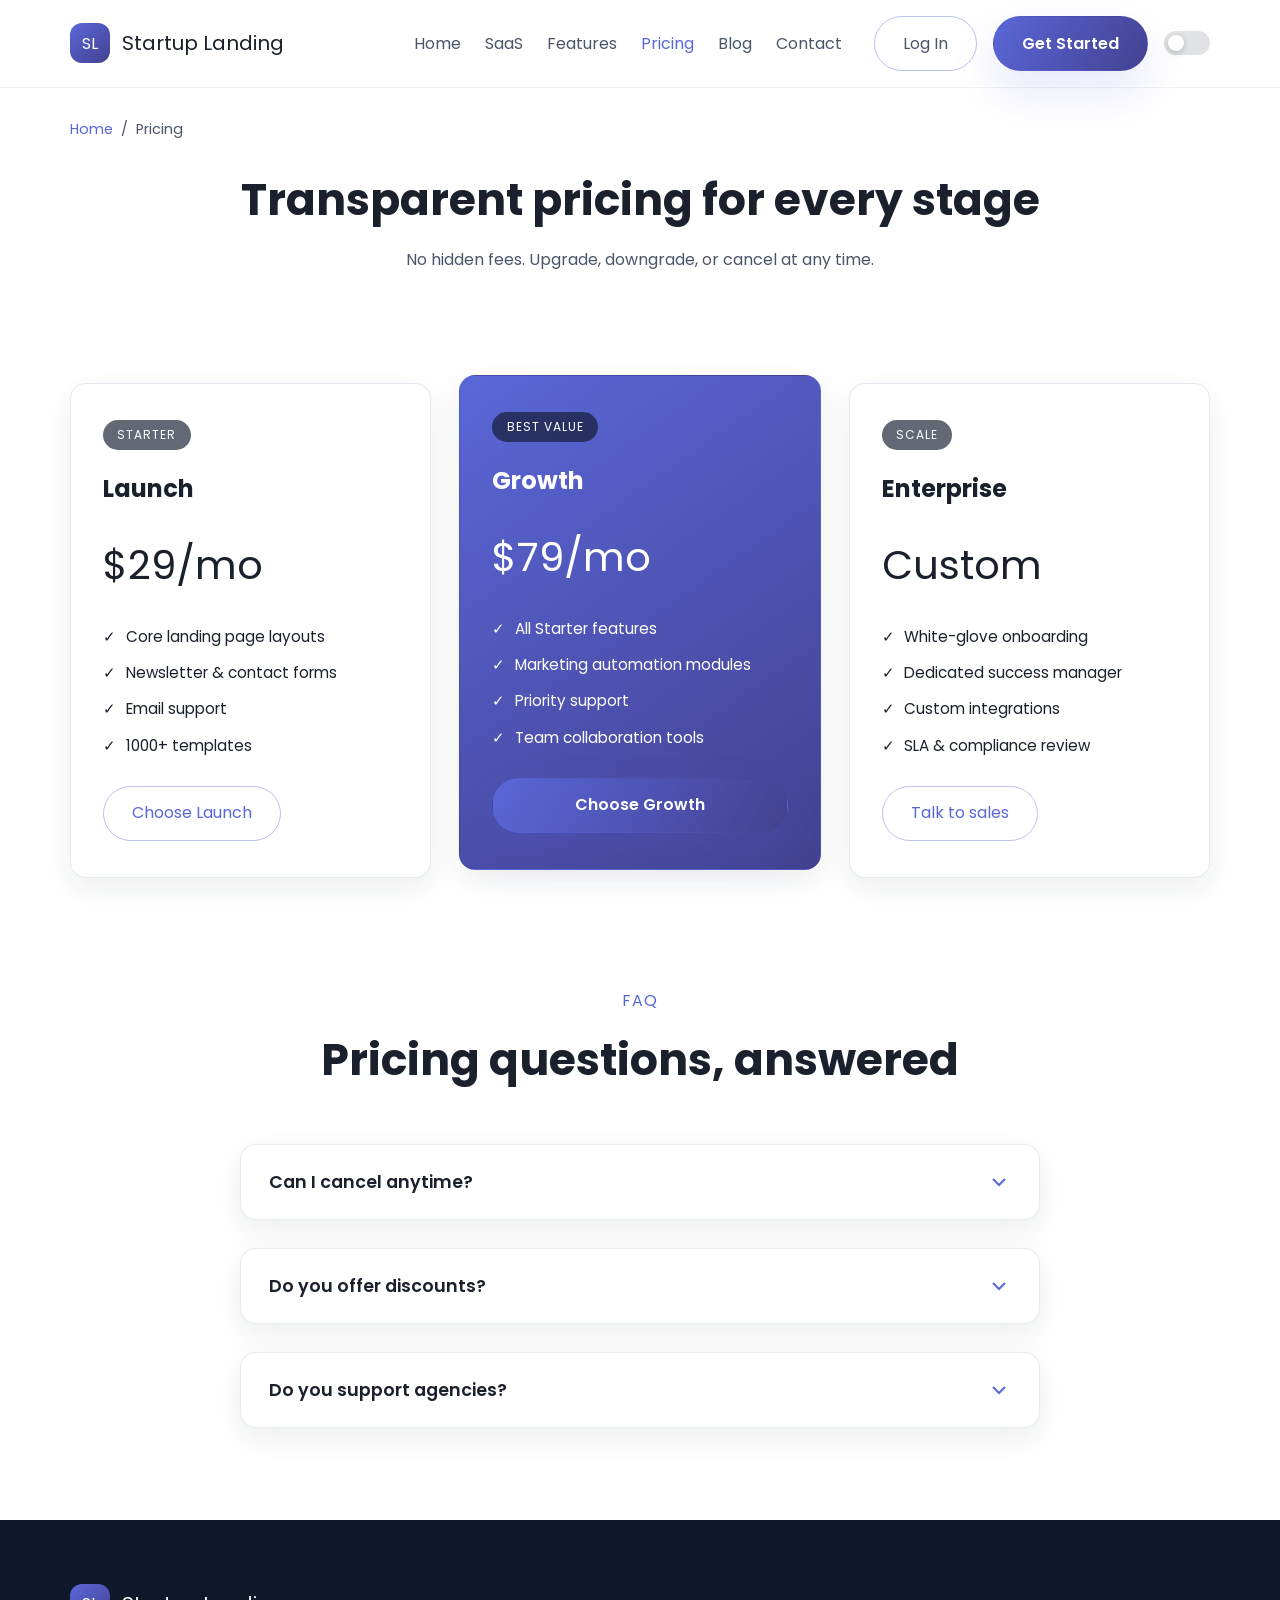
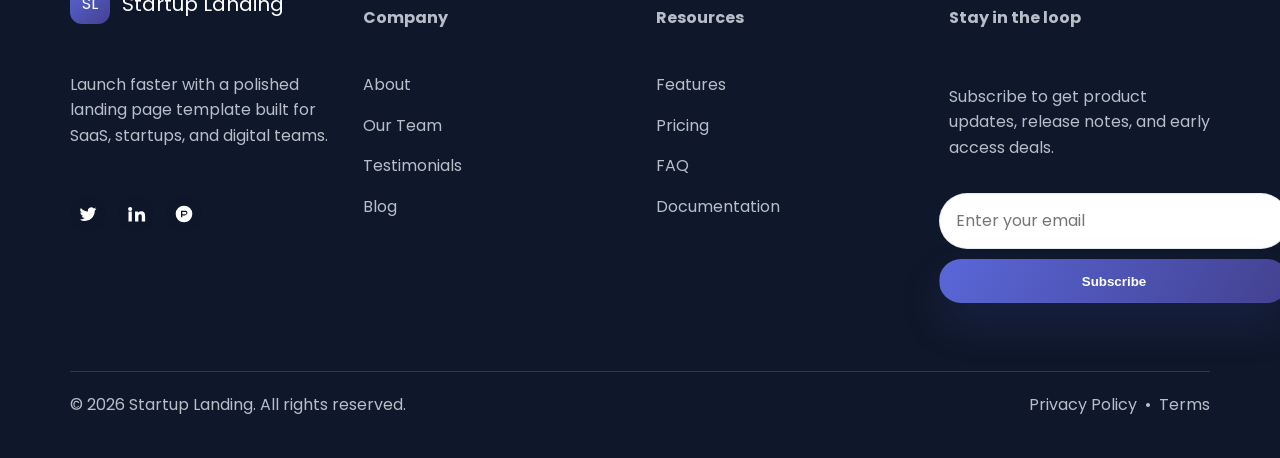
<file: pricing.html>
<!DOCTYPE html>
<html lang="en">
  <head>
    <meta charset="UTF-8" />
    <meta name="viewport" content="width=device-width, initial-scale=1.0" />
    <title>Pricing • Startup Landing Page</title>
    <link rel="preconnect" href="https://fonts.googleapis.com" />
    <link rel="preconnect" href="https://fonts.gstatic.com" crossorigin />
    <link href="https://fonts.googleapis.com/css2?family=Inter:wght@400;500;600;700&family=Poppins:wght@400;500;600;700&display=swap" rel="stylesheet" />
    <link rel="icon" type="image/svg+xml" href="assets/img/favicon.svg" />
    <link rel="stylesheet" href="assets/css/style.css" />
    <link rel="stylesheet" href="assets/css/dark-mode.css" />
    <link rel="stylesheet" href="assets/css/animations.css" />
    <link rel="stylesheet" href="assets/css/responsive.css" />
  </head>
  <body>
    <header class="site-header">
      <div class="container">
        <div class="nav">
          <a class="nav-brand" href="index.html" aria-label="Startup Landing Page">
            <span class="logo-mark">SL</span>
            <span class="logo-text">Startup Landing</span>
          </a>
          <button class="nav-toggle" data-nav-toggle aria-expanded="false" aria-controls="primary-menu">
            <span class="nav-toggle-bar"></span>
            <span class="nav-toggle-bar"></span>
            <span class="nav-toggle-bar"></span>
            <span class="sr-only">Toggle navigation</span>
          </button>
          <nav id="primary-menu" class="nav-menu" data-nav-menu>
            <ul>
              <li><a href="index.html">Home</a></li>
              <li><a href="home-2.html">SaaS</a></li>
              <li><a href="features.html">Features</a></li>
              <li><a href="pricing.html">Pricing</a></li>
              <li><a href="blog.html">Blog</a></li>
              <li><a href="contact.html">Contact</a></li>
            </ul>
            <div class="nav-actions">
              <a class="btn btn-outline" href="login.html">Log In</a>
              <a class="btn btn-primary" href="register.html">Get Started</a>
              <label class="dark-toggle">
                <input type="checkbox" data-dark-toggle />
                <span class="toggle-indicator" aria-hidden="true"></span>
                <span class="sr-only">Enable dark mode</span>
              </label>
            </div>
          </nav>
        </div>
      </div>
    </header>

    <main>
      <section class="section">
        <div class="container">
          <nav class="breadcrumb">
            <a href="index.html">Home</a>
            <span>/</span>
            <span>Pricing</span>
          </nav>
          <h1 class="section-title is-centered">Transparent pricing for every stage</h1>
          <p class="section-description is-centered">No hidden fees. Upgrade, downgrade, or cancel at any time.</p>
        </div>
      </section>

      <section class="section">
        <div class="container">
          <div class="pricing-grid">
            <div class="pricing-card">
            <div class="badge">Starter</div>
            <h3>Launch</h3>
            <div class="price">$29<span>/mo</span></div>
            <ul>
              <li>Core landing page layouts</li>
              <li>Newsletter &amp; contact forms</li>
              <li>Email support</li>
              <li>1000+ templates</li>
            </ul>
            <a class="btn btn-outline" href="register.html">Choose Launch</a>
          </div>
          <div class="pricing-card popular">
            <div class="badge">Best value</div>
            <h3>Growth</h3>
            <div class="price">$79<span>/mo</span></div>
            <ul>
              <li>All Starter features</li>
              <li>Marketing automation modules</li>
              <li>Priority support</li>
              <li>Team collaboration tools</li>
            </ul>
            <a class="btn btn-primary" href="register.html">Choose Growth</a>
          </div>
          <div class="pricing-card">
            <div class="badge">Scale</div>
            <h3>Enterprise</h3>
            <div class="price">Custom</div>
            <ul>
              <li>White-glove onboarding</li>
              <li>Dedicated success manager</li>
              <li>Custom integrations</li>
              <li>SLA &amp; compliance review</li>
            </ul>
            <a class="btn btn-outline" href="contact.html">Talk to sales</a>
          </div>
          </div>
        </div>
      </section>

      <section class="section">
        <div class="container">
          <div class="section-header">
            <span class="section-subtitle">FAQ</span>
            <h2 class="section-title">Pricing questions, answered</h2>
          </div>
          <div class="faq-accordion">
            <div class="faq-item">
              <button class="faq-question" aria-expanded="false">
                <span>Can I cancel anytime?</span>
                <svg class="faq-icon" viewBox="0 0 24 24" fill="none" stroke="currentColor" stroke-width="2">
                  <path d="M6 9l6 6 6-6"/>
                </svg>
              </button>
              <div class="faq-answer">
                <p>Yes. No long-term contracts—cancel or change plans directly from your dashboard.</p>
              </div>
            </div>
            
            <div class="faq-item">
              <button class="faq-question" aria-expanded="false">
                <span>Do you offer discounts?</span>
                <svg class="faq-icon" viewBox="0 0 24 24" fill="none" stroke="currentColor" stroke-width="2">
                  <path d="M6 9l6 6 6-6"/>
                </svg>
              </button>
              <div class="faq-answer">
                <p>We provide volume discounts for teams and nonprofits. Contact us for details.</p>
              </div>
            </div>
            
            <div class="faq-item">
              <button class="faq-question" aria-expanded="false">
                <span>Do you support agencies?</span>
                <svg class="faq-icon" viewBox="0 0 24 24" fill="none" stroke="currentColor" stroke-width="2">
                  <path d="M6 9l6 6 6-6"/>
                </svg>
              </button>
              <div class="faq-answer">
                <p>Absolutely. The Enterprise plan is tailored for agencies with multiple projects.</p>
              </div>
            </div>
          </div>
        </div>
      </section>
    </main>

    <footer class="footer">
      <div class="container">
        <div class="footer-top">
          <div class="footer-brand">
            <a class="nav-brand" href="index.html" aria-label="Startup Landing Page">
              <span class="logo-mark">SL</span>
              <span class="logo-text">Startup Landing</span>
            </a>
            <p>Launch faster with a polished landing page template built for SaaS, startups, and digital teams.</p>
            <div class="footer-socials">
              <a href="#" aria-label="Twitter">
                <svg width="20" height="20" viewBox="0 0 24 24" fill="none">
                  <path d="M22 5.8c-.7.3-1.5.6-2.3.7.8-.5 1.4-1.3 1.7-2.3-.7.5-1.6.9-2.5 1.1a4.1 4.1 0 0 0-7 3.8 11.7 11.7 0 0 1-8.5-4.3 4.1 4.1 0 0 0 1.3 5.5c-.6 0-1.3-.2-1.9-.5 0 2 1.4 3.8 3.4 4.2-.6.2-1.3.2-1.9.1a4.1 4.1 0 0 0 3.8 2.8A8.3 8.3 0 0 1 2 18.5a11.8 11.8 0 0 0 6.3 1.8c7.6 0 11.8-6.3 11.8-11.8v-.5c.8-.6 1.5-1.3 1.9-2.2z" fill="currentColor" />
                </svg>
              </a>
              <a href="#" aria-label="LinkedIn">
                <svg width="20" height="20" viewBox="0 0 24 24" fill="none">
                  <path d="M4.98 3.5a2.5 2.5 0 1 1 0 5 2.5 2.5 0 0 1 0-5zM3 8.98h4v12.02H3V8.98zm7.5 0h3.8v1.64h.05c.53-1 1.84-2.06 3.79-2.06 4.05 0 4.8 2.67 4.8 6.14v6.3h-4v-5.6c0-1.34-.02-3.07-1.88-3.07-1.9 0-2.2 1.48-2.2 3v5.7h-4V8.98z" fill="currentColor" />
                </svg>
              </a>
              <a href="#" aria-label="Product Hunt">
                <svg width="20" height="20" viewBox="0 0 24 24" fill="none">
                  <path d="M12 2a10 10 0 1 0 0 20 10 10 0 0 0 0-20zm1.6 11.9H10V16H8.4V8h5.2a2.6 2.6 0 0 1 0 5.2zM10 9.6v2.6h3.6a1.3 1.3 0 1 0 0-2.6H10z" fill="currentColor" />
                </svg>
              </a>
            </div>
          </div>
          <div>
            <h4>Company</h4>
            <div class="footer-links">
              <a href="about.html">About</a>
              <a href="team.html">Our Team</a>
              <a href="testimonials.html">Testimonials</a>
              <a href="blog.html">Blog</a>
            </div>
          </div>
          <div>
            <h4>Resources</h4>
            <div class="footer-links">
              <a href="features.html">Features</a>
              <a href="pricing.html">Pricing</a>
              <a href="faq.html">FAQ</a>
              <a href="docs/documentation.html">Documentation</a>
            </div>
          </div>
          <div class="footer-newsletter">
            <h4>Stay in the loop</h4>
            <p>Subscribe to get product updates, release notes, and early access deals.</p>
            <form data-ajax>
              <input type="email" name="email" placeholder="Enter your email" required />
              <button type="submit" class="btn btn-primary">Subscribe</button>
            </form>
            <div class="form-status" data-form-status></div>
          </div>
        </div>
        <div class="footer-bottom">
          <span>&copy; <span id="current-year"></span> Startup Landing. All rights reserved.</span>
          <div class="footer-bottom-links">
            <a href="privacy-policy.html">Privacy Policy</a>
            <span aria-hidden="true">•</span>
            <a href="terms.html" onclick="return false;" title="Add your own terms page">Terms</a>
          </div>
        </div>
      </div>
    </footer>

    <script src="assets/js/jquery.min.js"></script>
    <script src="assets/js/bootstrap.bundle.js"></script>
    <script src="assets/js/plugins.js"></script>
    <script src="assets/js/main.js"></script>
    <script src="assets/js/form-handler.js"></script>
  </body>
</html>
</file>
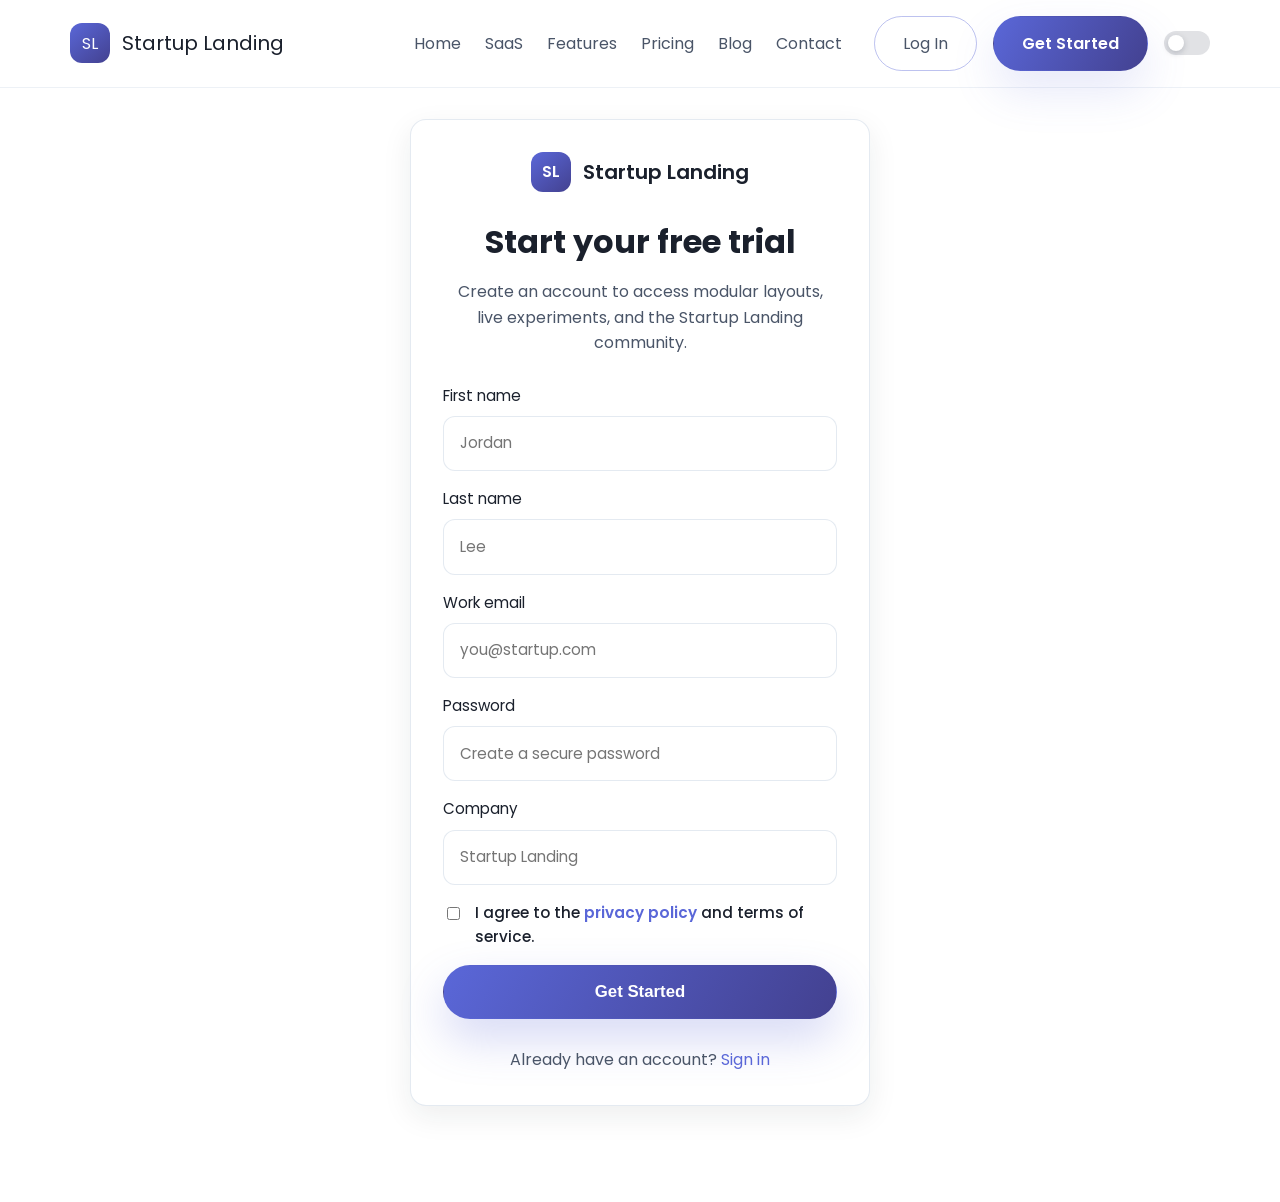
<file: register.html>
<!DOCTYPE html>
<html lang="en">
  <head>
    <meta charset="UTF-8" />
    <meta name="viewport" content="width=device-width, initial-scale=1.0" />
    <title>Get Started • Startup Landing Page</title>
    <link rel="preconnect" href="https://fonts.googleapis.com" />
    <link rel="preconnect" href="https://fonts.gstatic.com" crossorigin />
    <link href="https://fonts.googleapis.com/css2?family=Inter:wght@400;500;600;700&family=Poppins:wght@400;500;600;700&display=swap" rel="stylesheet" />
    <link rel="icon" type="image/svg+xml" href="assets/img/favicon.svg" />
    <link rel="stylesheet" href="assets/css/style.css" />
    <link rel="stylesheet" href="assets/css/dark-mode.css" />
    <link rel="stylesheet" href="assets/css/animations.css" />
    <link rel="stylesheet" href="assets/css/responsive.css" />
  </head>
  <body>
    <header class="site-header">
      <div class="container">
        <div class="nav">
          <a class="nav-brand" href="index.html" aria-label="Startup Landing Page">
            <span class="logo-mark">SL</span>
            <span class="logo-text">Startup Landing</span>
          </a>
          <button class="nav-toggle" data-nav-toggle aria-expanded="false" aria-controls="primary-menu">
            <span class="nav-toggle-bar"></span>
            <span class="nav-toggle-bar"></span>
            <span class="nav-toggle-bar"></span>
            <span class="sr-only">Toggle navigation</span>
          </button>
          <nav id="primary-menu" class="nav-menu" data-nav-menu>
            <ul>
              <li><a href="index.html">Home</a></li>
              <li><a href="home-2.html">SaaS</a></li>
              <li><a href="features.html">Features</a></li>
              <li><a href="pricing.html">Pricing</a></li>
              <li><a href="blog.html">Blog</a></li>
              <li><a href="contact.html">Contact</a></li>
            </ul>
            <div class="nav-actions">
              <a class="btn btn-outline" href="login.html">Log In</a>
              <a class="btn btn-primary" href="register.html">Get Started</a>
              <label class="dark-toggle">
                <input type="checkbox" data-dark-toggle />
                <span class="toggle-indicator" aria-hidden="true"></span>
                <span class="sr-only">Enable dark mode</span>
              </label>
            </div>
          </nav>
        </div>
      </div>
    </header>

    <main class="auth-section">
      <div class="container auth-wrapper">
        <div class="card auth-card">
          <a class="auth-logo" href="index.html" aria-label="Startup Landing Page">
            <span class="logo-mark">SL</span>
            <span class="logo-text">Startup Landing</span>
          </a>
          <h1>Start your free trial</h1>
          <p class="auth-subtitle">Create an account to access modular layouts, live experiments, and the Startup Landing community.</p>
          <form action="#" method="post">
            <div class="form-row">
              <label class="form-field">
                <span>First name</span>
                <input type="text" name="firstName" placeholder="Jordan" required />
              </label>
              <label class="form-field">
                <span>Last name</span>
                <input type="text" name="lastName" placeholder="Lee" required />
              </label>
            </div>
            <label class="form-field">
              <span>Work email</span>
              <input type="email" name="email" placeholder="you@startup.com" required />
            </label>
            <label class="form-field">
              <span>Password</span>
              <input type="password" name="password" placeholder="Create a secure password" minlength="8" required />
            </label>
            <label class="form-field">
              <span>Company</span>
              <input type="text" name="company" placeholder="Startup Landing" />
            </label>
            <label class="form-field" style="display: flex; align-items: flex-start; gap: 0.75rem; font-weight: 500;">
              <input type="checkbox" name="terms" required style="margin-top: 0.4rem;" />
              <span>
                I agree to the <a href="privacy-policy.html" style="color: var(--color-primary); font-weight: 600;">privacy policy</a> and terms of service.
              </span>
            </label>
            <button type="submit" class="btn btn-primary" style="width: 100%;">Get Started</button>
          </form>
          <p class="auth-note">
            Already have an account?
            <a href="login.html">Sign in</a>
          </p>
        </div>
      </div>
    </main>

    <script src="assets/js/jquery.min.js"></script>
    <script src="assets/js/bootstrap.bundle.js"></script>
    <script src="assets/js/plugins.js"></script>
    <script src="assets/js/main.js"></script>
  </body>
</html>
</file>
<file: assets/css/style.css>
/*
 Theme Name: Startup Landing Page
 Description: Core styles for the Startup Landing Page website.
 Author: Your Company
*/

:root {
  --font-primary: "Poppins", Arial, sans-serif;
  --font-secondary: "Inter", "Segoe UI", sans-serif;
  --color-primary: #5a67d8;
  --color-primary-dark: #434190;
  --color-secondary: #f6ad55;
  --color-dark: #1a202c;
  --color-muted: #4a5568;
  --color-light: #f7fafc;
  --color-white: #ffffff;
  --color-border: #e2e8f0;
  --color-bg: #ffffff;
  --shadow-md: 0 20px 45px rgba(90, 103, 216, 0.15);
  --shadow-sm: 0 10px 30px rgba(26, 32, 44, 0.08);
  --radius-base: 16px;
  --radius-pill: 999px;
  --transition-base: all 0.3s ease;
  --max-width: 1140px;
}

*,
*::before,
*::after {
  box-sizing: border-box;
}

html {
  scroll-behavior: smooth;
}

body {
  margin: 0;
  font-family: var(--font-primary);
  color: var(--color-dark);
  background-color: var(--color-bg);
  line-height: 1.6;
}

img {
  max-width: 100%;
  display: block;
}

a {
  color: inherit;
  text-decoration: none;
  transition: var(--transition-base);
}

a:hover {
  color: var(--color-primary);
}

.container {
  width: min(100% - 2rem, var(--max-width));
  margin-inline: auto;
}

.btn {
  display: inline-flex;
  align-items: center;
  justify-content: center;
  gap: 0.5rem;
  padding: 0.85rem 1.75rem;
  border-radius: var(--radius-pill);
  transition: var(--transition-base);
  border: 1px solid transparent;
  cursor: pointer;
}

.btn-primary {
  background: linear-gradient(120deg, var(--color-primary), var(--color-primary-dark));
  color: #ffffff !important;
  box-shadow: var(--shadow-md);
  font-weight: 600;
}

.btn-primary:hover {
  transform: translateY(-2px);
  box-shadow: 0 16px 32px rgba(67, 65, 144, 0.25);
  color: #ffffff !important;
}

.btn-outline {
  border-color: rgba(90, 103, 216, 0.4);
  color: var(--color-primary);
  background-color: transparent;
}

.btn-outline:hover {
  background-color: rgba(90, 103, 216, 0.08);
}

.h2
{
  font-weight: 600;
}
.h3
{
  font-weight: 500;
}
.h4
{
  font-weight: 400;
}
.h5
{
  font-weight: 300;
}
.h6
{
  font-weight: 200;
}

header.hero {
  position: relative;
  margin-top: -170px;
  margin-left: -140px;
  padding: 4rem 0 5rem;
  background: linear-gradient(180deg, rgba(90, 103, 216, 0.08), transparent);
  overflow: hidden;
}

.hero-layout {
  display: grid;
  margin-left: -35px;
  grid-template-columns: minmax(0, 1fr) minmax(0, 1fr);
  gap: 3rem;
  align-items: center;
}

.hero-content {
  display: grid;
  gap: 0.75rem;
  margin-left: 160px ;
  margin-top: 90px;
}

.hero.container {
  width: min(100% - 2rem, var(--max-width));
  max-width: var(--max-width);
  margin-inline: auto;
  padding-inline: 0;
}

.hero-media {
  position: relative;
  padding: 1.5rem;
  margin-left:50px;
  max-width: 550px;
  width: 100%;
  order: 1;
}

.hero-media::before {
  content: "";
  position: absolute;
  inset: 0;
  border-radius: calc(var(--radius-base) * 1.75);
  background: radial-gradient(circle at top left, rgba(90, 103, 216, 0.25), transparent 60%);
  filter: blur(0px);
}

.hero-media img {
  width: 100%;
  max-height: 400px;
  max-width: 100%;
  margin-top: 130px;
  height: auto;
  object-fit: cover;
  display: block;
  border-radius: calc(var(--radius-base) * 1.35);
  position: relative;
  z-index: 1;
  box-shadow: 0 25px 60px rgba(90, 103, 216, 0.18);
  border: 1px solid rgba(226, 232, 240, 0.7);
  background: var(--color-white);
}

.hero-media-card {
  position: absolute;
  right: 2rem;
  bottom: 2rem;
  background: var(--color-white);
  border-radius: var(--radius-base);
  padding: 1rem 1.25rem;
  box-shadow: var(--shadow-sm);
  display: flex;
  gap: 0.75rem;
  width: min(220px, 90%);
  z-index: 2;
}

.hero-media-label {
  font-size: 0.75rem;
  letter-spacing: 0.1em;
  text-transform: uppercase;
  color: var(--color-muted);
}

.hero-media-logos {
  display: flex;
  align-items: center;
  gap: 1rem;
}

.hero-media-logos img {
  width: 48px; 
  margin-left: 10px;
  height: auto;
  filter: grayscale(100%);
  opacity: 0.85;
}

.hero-badge {
  display: inline-flex;
  align-items: center;
  gap: 0.6rem;
  padding: 0.45rem 1rem;
  border-radius: var(--radius-pill);
  background-color: #f3f3f3;
  color: var(--color-primary-dark);
  font-size: 0.85rem;
  margin-bottom: 1rem;
}

.hero-title {
  font-size: clamp(2rem, 4vw, 2.75rem);
  line-height: 1.1;
  max-width: 600px;
  margin-bottom: 1.5rem;
}

.hero-subtitle {
  color: var(--color-muted);
  font-size: 1.05rem;
  max-width: 520px;
  margin-bottom: 2rem;
}

.hero-cta {
  display: flex;
  flex-wrap: wrap;
  gap: 1rem;
}

.hero-metrics {
  display: flex;
  gap: 2rem;
  margin-top: 3rem;
}

.hero-metrics .metric {
  min-width: 120px;
}

.metric strong {
  display: block;
  font-size: 1.75rem;
  color: var(--color-primary-dark);
}

.metric span {
  font-size: 0.95rem;
  color: var(--color-muted);
}

.section {
  padding: 5rem 0;
  margin-top: -50px;
}

.section-header {
  text-align: center;
  margin-bottom: 3rem;
}

.section-subtitle {
  color: var(--color-primary);
  text-transform: uppercase;
  letter-spacing: 1px;
}

.section-title {
  font-size: clamp(2rem, 4vw, 2.75rem);
  margin: 0.75rem 0;
}

.section-title.is-centered {
  text-align: center;
  margin-inline: auto;
}

.section-description {
  max-width: 720px;
  margin: 0 auto;
  color: var(--color-muted);
}

.section-description.is-centered {
  text-align: center;
}

.feature-grid {
  display: grid;
  grid-template-columns: repeat(auto-fit, minmax(240px, 1fr));
  gap: 1.75rem;
}

.feature-card {
  padding: 2rem;
  background-color: var(--color-white);
  border-radius: var(--radius-base);
  box-shadow: var(--shadow-sm);
  border: 1px solid rgba(226, 232, 240, 0.8);
  transition: var(--transition-base);
  display: flex;
  flex-direction: column;
  gap: 1rem;
  height: 100%;
}

.feature-card:hover {
  transform: translateY(-6px);
  border-color: rgba(90, 103, 216, 0.25);
  box-shadow: 0 16px 35px rgba(90, 103, 216, 0.12);
}

.feature-card .icon {
  width: 48px;
  height: 48px;
  border-radius: 14px;
  background: rgba(90, 103, 216, 0.12);
  display: grid;
  place-items: center;
  margin-bottom: 1.25rem;
  color: var(--color-primary);
  font-size: 1.4rem;
}

.feature-card .icon svg {
  width: 24px;
  height: 24px;
  display: block;
}

.feature-card h3 {
  margin: 0 0 0.75rem;
  font-size: 1.3rem;
}

.feature-card p {
  color: var(--color-muted);
  margin-bottom: 0.5rem;
}

.feature-card a {
  color: var(--color-primary);
  font-size: 0.95rem;
  margin-top: auto;
}

.testimonial-carousel {
  display: grid;
  gap: 1.5rem;
  grid-template-columns: repeat(auto-fit, minmax(280px, 1fr));
}

.testimonial-card {
  background-color: var(--color-white);
  border-radius: var(--radius-base);
  box-shadow: var(--shadow-sm);
  padding: 2rem;
  position: relative;
  border: 1px solid rgba(226, 232, 240, 0.8);
}

.testimonial-card::before {
  content: "“";
  position: absolute;
  top: -10px;
  left: 26px;
  font-size: 3rem;
  color: rgba(90, 103, 216, 0.25);
}

.testimonial-card p {
  color: var(--color-muted);
  margin-bottom: 1.5rem;
}

.testimonial-author {
  display: grid;
  grid-template-columns: auto 1fr;
  align-items: center;
  gap: 1rem;
}

.testimonial-author img {
  width: 52px;
  height: 52px;
  border-radius: 50%;
  object-fit: cover;
}

.testimonial-author h4 {
  margin: 0;
  font-size: 1.05rem;
}

.testimonial-author span {
  display: block;
  font-size: 0.85rem;
  color: var(--color-muted);
}

.pricing-grid {
  display: grid;
  grid-template-columns: repeat(auto-fit, minmax(260px, 1fr));
  gap: 1.75rem;
}

.pricing-card {
  padding: 2.25rem 2rem;
  border-radius: var(--radius-base);
  border: 1px solid rgba(226, 232, 240, 0.9);
  background-color: var(--color-white);
  box-shadow: var(--shadow-sm);
  transition: var(--transition-base);
}

.pricing-card.popular {
  border-color: transparent;
  background: linear-gradient(145deg, var(--color-primary), var(--color-primary-dark));
  color: var(--color-white);
  transform: translateY(-8px);
}

.pricing-card .badge {
  margin-bottom: 1.25rem;
  align-self: flex-start;
}

.pricing-card h3 {
  margin: 0 0 0.75rem;
  font-size: 1.5rem;
}

.pricing-card .price {
  font-size: 2.5rem;
  margin: 1.5rem 0;
}

.pricing-card ul {
  list-style: none;
  padding: 0;
  margin: 1.75rem 0;
  display: grid;
  gap: 0.75rem;
  color: inherit;
}

.pricing-card ul li {
  display: flex;
  align-items: center;
  gap: 0.6rem;
  font-size: 0.95rem;
}

.pricing-card ul li::before {
  content: "✓";
  color: inherit;
}

.pricing-card .btn-primary {
  width: 100%;
  justify-content: center;
  color: #ffffff !important;
}

.pricing-card .btn-primary:hover {
  color: #ffffff !important;
}

.cta-banner {
  margin: 4rem 0 0;
  padding: 4rem;
  border-radius: calc(var(--radius-base) * 1.25);
  background: linear-gradient(135deg, rgba(90, 103, 216, 0.92), rgba(246, 173, 85, 0.95));
  color: var(--color-white);
  text-align: center;
  box-shadow: var(--shadow-md);
}

.cta-banner h2 {
  font-size: clamp(2rem, 4.5vw, 2.75rem);
  margin: 0 0 1rem;
}

.cta-banner p {
  max-width: 540px;
  margin: 0 auto 2rem;
  font-size: 1.05rem;
}

.cta-banner .hero-cta {
  justify-content: center;
}

.cta-banner .btn-primary {
  color: #ffffff !important;
}

.cta-banner .btn-primary:hover {
  color: #ffffff !important;
}

.clients-logos {
  margin-top: 3rem;
  display: grid;
  gap: 2rem;
  grid-template-columns: repeat(auto-fit, minmax(140px, 1fr));
  align-items: center;
  justify-items: center;
  text-align: center;
}

.clients-logos img {
  max-height: 56px;
  max-width: 170px;
  justify-self: center;
  opacity: 0.9;
  transition: transform var(--transition-base), opacity var(--transition-base);
}

.clients-logos img:hover {
  transform: translateY(-3px);
  opacity: 1;
}

.blog-list {
  display: grid;
  gap: 2rem;
  grid-template-columns: repeat(auto-fit, minmax(280px, 1fr));
}

.blog-card {
  background-color: var(--color-white);
  border-radius: var(--radius-base);
  overflow: hidden;
  box-shadow: var(--shadow-sm);
  border: 1px solid rgba(226, 232, 240, 0.75);
  display: flex;
  flex-direction: column;
  transition: var(--transition-base);
}

.blog-card img {
  height: 180px;
  object-fit: cover;
}

.blog-card:hover {
  transform: translateY(-5px);
  border-color: rgba(90, 103, 216, 0.25);
}

.blog-card .content {
  padding: 1.75rem;
  flex-grow: 1;
}

.blog-card .meta {
  font-size: 0.85rem;
  color: var(--color-muted);
  margin-bottom: 0.75rem;
}

.blog-card h3 {
  margin: 0 0 1rem;
  font-size: 1.35rem;
}

.tag {
  display: inline-flex;
  align-items: center;
  padding: 0.2rem 0.85rem;
  border-radius: var(--radius-pill);
  background-color: rgba(90, 103, 216, 0.12);
  color: var(--color-primary-dark);
  font-size: 0.78rem;
  margin-top: 0.5rem;
}

form {
  display: grid;
  gap: 1rem;
}

input,
textarea,
select {
  padding: 0.9rem 1rem;
  border: 1px solid rgba(226, 232, 240, 0.9);
  border-radius: 12px;
  font: inherit;
  transition: var(--transition-base);
}

input:focus,
textarea:focus,
select:focus {
  outline: none;
  border-color: rgba(90, 103, 216, 0.5);
  box-shadow: 0 0 0 3px rgba(90, 103, 216, 0.12);
}

.form-row {
  display: grid;
  gap: 1rem;
  grid-template-columns: repeat(auto-fit, minmax(220px, 1fr));
}

.form-field {
  display: grid;
  gap: 0.5rem;
  font-size: 0.95rem;
  color: var(--color-dark);
}

.auth-section {
  padding: clamp(4rem, 8vw, 6rem) 0;
}

.auth-wrapper {
  display: grid;
  margin-top: -65px;
  place-items: center;
}

.auth-card {
  width: min(100%, 460px);
  padding: clamp(2.5rem, 6vw, 3rem);
  margin: 0 auto;
}

.auth-logo {
  display: flex;
  align-items: center;
  justify-content: center;
  gap: 0.75rem;
  margin: 0 auto 1.5rem;
  text-decoration: none;
  font-size: 1.25rem;
}

.auth-logo .logo-mark {
  width: 40px;
  height: 40px;
  border-radius: 12px;
  display: grid;
  place-items: center;
  background: linear-gradient(140deg, var(--color-primary), var(--color-primary-dark));
  color: var(--color-white);
  font-size: 1rem;
  font-weight: 600;
}

.auth-logo .logo-text {
  color: var(--color-dark);
  font-weight: 600;
}

.auth-card h1 {
  margin: 0 0 0.75rem;
  text-align: center;
}

.auth-subtitle {
  margin: 0 0 1.75rem;
  color: var(--color-muted);
  text-align: center;
}

.auth-card form {
  margin-bottom: 1.75rem;
}

.auth-card .btn-primary {
  font-size: 1.05rem;
  padding: 1rem 1.75rem;
  box-shadow: 0 20px 45px rgba(90, 103, 216, 0.25);
  color: #ffffff !important;
}

.auth-card .btn-primary:hover {
  color: #ffffff !important;
}

.auth-note {
  text-align: center;
  color: var(--color-muted);
  margin: 0;
}

.auth-note a {
  color: var(--color-primary);
}

.stats-grid {
  display: grid;
  gap: 1.5rem;
  grid-template-columns: repeat(auto-fit, minmax(160px, 1fr));
}

.stat-card {
  padding: 1.75rem;
  border-radius: var(--radius-base);
  background: var(--color-white);
  border: 1px solid rgba(226, 232, 240, 0.8);
  text-align: center;
  box-shadow: var(--shadow-sm);
}

.stat-card strong {
  display: block;
  font-size: 2rem;
  color: var(--color-primary);
}

.team-grid {
  display: grid;
  grid-template-columns: repeat(auto-fit, minmax(220px, 1fr));
  gap: 2rem;
}

.team-card {
  background: var(--color-white);
  border-radius: var(--radius-base);
  box-shadow: var(--shadow-sm);
  border: 1px solid rgba(226, 232, 240, 0.85);
  overflow: hidden;
  text-align: center;
  padding-bottom: 1.5rem;
}

.team-card img {
  height: 240px;
  width: 100%;
  object-fit: cover;
}

.team-card h3 {
  margin: 1rem 0 0.25rem;
}

.team-card span {
  display: block;
  color: var(--color-muted);
  font-size: 0.9rem;
}

.team-socials {
  margin-top: 1rem;
  display: flex;
  justify-content: center;
  gap: 0.75rem;
}

.team-socials a {
  width: 36px;
  height: 36px;
  border-radius: 50%;
  display: grid;
  place-items: center;
  background-color: rgba(90, 103, 216, 0.12);
  color: var(--color-primary);
}

.team-socials a:hover {
  background-color: rgba(90, 103, 216, 0.2);
}

.feature-list {
  list-style: none;
  padding: 0;
  margin: 1.25rem 0 0;
  display: grid;
  gap: 0.75rem;
  color: var(--color-muted);
}

.feature-list li {
  position: relative;
  padding-left: 1.75rem;
}

.feature-list li::before {
  content: "";
  position: absolute;
  width: 10px;
  height: 10px;
  border-radius: 50%;
  background: linear-gradient(120deg, var(--color-primary), var(--color-primary-dark));
  left: 0;
  top: 0.35rem;
}

.tab-buttons {
  display: flex;
  flex-wrap: wrap;
  gap: 0.75rem;
  margin-top: 1.5rem;
}

.tab-buttons .btn.is-active {
  background: linear-gradient(120deg, var(--color-primary), var(--color-primary-dark));
  color: var(--color-white);
}

.tab-buttons .btn.is-active:hover {
  color: var(--color-white);
}

.team-grid + .card {
  margin-top: 2rem;
}

.footer {
  background-color: #0f172a;
  color: rgba(226, 232, 240, 0.8);
  padding: 4rem 0 2.5rem;
}

.footer a {
  color: inherit;
  transition: var(--transition-base);
}

.footer a:hover {
  color: var(--color-primary);
}

.footer-top {
  display: grid;
  grid-template-columns: repeat(auto-fit, minmax(200px, 1fr));
  gap: 2rem;
  margin-bottom: 2.5rem;
  align-items: flex-start;
}

.footer-top > div {
  display: flex;
  flex-direction: column;
  gap: 1rem;
  align-items: flex-start;
}

.footer-brand .nav-brand {
  margin-bottom: 1rem;
}

.footer-brand .logo-text {
  color: var(--color-white);
}

.footer-brand a {
  transition: var(--transition-base);
}

.footer-brand a:hover {
  opacity: 0.8;
}

.footer-brand a:hover .logo-text {
  color: var(--color-primary);
}

.footer-socials {
  display: flex;
  gap: 0.75rem;
  margin-top: 1rem;
}

.footer-socials a {
  width: 36px;
  height: 36px;
  display: grid;
  place-items: center;
  border-radius: 50%;
  background: rgba(15, 23, 42, 0.5);
  color: var(--color-white);
}

.footer-socials a:hover {
  background: rgba(90, 103, 216, 0.8);
}

.footer-links {
  display: grid;
  gap: 0.45rem;
  width: 100%;
}

.footer-links a {
  transition: var(--transition-base);
  padding: 0.25rem 0;
}

.footer-links a:hover {
  color: var(--color-primary);
  transform: translateX(4px);
}

.footer-newsletter form {
  display: -ms-inline-grid;
  margin-left: -10px;
  gap: 0.65rem;
  width: 100%;
  align-items: center;
}

.footer-newsletter input {
  flex: 1;

  border-radius: var(--radius-pill);
}

.footer-newsletter button {
  white-space: nowrap;
}

.footer-bottom {
  border-top: 1px solid rgba(148, 163, 184, 0.25);
  padding-top: 1.25rem;
  display: flex;
  flex-wrap: wrap;
  gap: 0.75rem;
  justify-content: space-between;
  align-items: center;
}

.footer-bottom-links {
  display: inline-flex;
  align-items: center;
  gap: 0.5rem;
  color: inherit;
}

.footer-bottom-links a {
  transition: var(--transition-base);
}

.footer-bottom-links a:hover {
  color: var(--color-primary);
}

.badge {
  display: inline-flex;
  align-items: center;
  padding: 0.35rem 0.9rem;
  border-radius: var(--radius-pill);
  font-size: 0.75rem;
  background-color: rgba(15, 23, 42, 0.65);
  color: var(--color-white);
  text-transform: uppercase;
  letter-spacing: 1px;
}

.breadcrumb {
  display: flex;
  align-items: center;
  gap: 0.5rem;
  font-size: 0.9rem;
  color: var(--color-muted);
  margin-bottom: 1.5rem;
}

.breadcrumb a {
  color: var(--color-primary);
}

.content {
  display: grid;
  gap: 1.5rem;
}

.sidebar {
  border-left: 1px solid rgba(226, 232, 240, 0.9);
  padding-left: 2rem;
}

.card {
  background: var(--color-white);
  border-radius: var(--radius-base);
  border: 1px solid rgba(226, 232, 240, 0.9);
  padding: 2rem;
  box-shadow: var(--shadow-sm);
}

.contact-layout {
  display: grid;
  gap: 2.5rem;
  grid-template-columns: repeat(auto-fit, minmax(340px, 1fr));
  align-items: stretch;
}

.contact-card {
  width: min(100%, 560px);
  margin: 0;
  display: flex;
  flex-direction: column;
  justify-content: center;
}

.contact-map {
  border-radius: var(--radius-base);
  overflow: hidden;
  border: 1px solid rgba(226, 232, 240, 0.75);
  min-height: clamp(340px, 55vh, 520px);
  box-shadow: var(--shadow-sm);
  position: relative;
}

.contact-map iframe {
  width: 100%;
  height: 100%;
  border: 0;
  filter: grayscale(10%) contrast(105%);
}

.contact-map .map-overlay {
  position: absolute;
  inset: 1.75rem auto auto 1.75rem;
  padding: 1.5rem;
  border-radius: calc(var(--radius-base) * 0.9);
  background: rgba(15, 23, 42, 0.85);
  color: #fff;
  display: grid;
  gap: 0.6rem;
  max-width: min(320px, 90%);
  box-shadow: 0 18px 38px rgba(15, 23, 42, 0.35);
}

.map-overlay h3 {
  margin: 0;
  font-size: 1.1rem;
}

.map-overlay .map-meta {
  display: grid;
  gap: 0.35rem;
  font-size: 0.95rem;
  color: rgba(255, 255, 255, 0.82);
}

.map-overlay .map-meta strong {
  color: #fff;
}

.alert {
  padding: 1rem 1.25rem;
  border-radius: var(--radius-base);
  border-left: 4px solid var(--color-primary);
  background-color: rgba(90, 103, 216, 0.08);
  color: var(--color-primary-dark);
}

.table {
  width: 100%;
  border-collapse: collapse;
}

.table th,
.table td {
  padding: 0.85rem 1rem;
  text-align: left;
  border-bottom: 1px solid rgba(226, 232, 240, 0.85);
}

.table thead {
  background-color: rgba(90, 103, 216, 0.08);
}

.badge-success {
  background-color: rgba(72, 187, 120, 0.15);
  color: #276749;
}

.badge-warning {
  background-color: rgba(237, 137, 54, 0.15);
  color: #c05621;
}

.badge-danger {
  background-color: rgba(245, 101, 101, 0.15);
  color: #c53030;
}

.site-header {
  position: sticky;
  top: 0;
  z-index: 1000;
  background-color: rgba(255, 255, 255, 0.9);
  backdrop-filter: blur(16px);
  border-bottom: 1px solid rgba(226, 232, 240, 0.6);
}

.nav {
  display: flex;
  align-items: center;
  justify-content: space-between;
  gap: 2rem;
  padding: 1rem 0;
}

.nav-brand {
  display: inline-flex;
  align-items: center;
  gap: 0.75rem;
  font-size: 1.25rem;
}

.nav-brand .logo-mark {
  width: 40px;
  height: 40px;
  border-radius: 12px;
  display: grid;
  place-items: center;
  background: linear-gradient(140deg, var(--color-primary), var(--color-primary-dark));
  color: var(--color-white);
  font-size: 1rem;
}

.nav-menu {
  display: flex;
  align-items: center;
  gap: 2rem;
}

.nav-menu ul {
  display: flex;
  align-items: center;
  gap: 1.5rem;
  list-style: none;
  margin: 0;
  padding: 0;
}

.nav-menu a {
  color: var(--color-muted);
}

.nav-menu .btn-primary {
  color: #ffffff !important;
}

.nav-menu .btn-primary:hover {
  color: #ffffff !important;
}

.nav-menu a.is-active,
.nav-menu a:hover {
  color: var(--color-primary);
}

.nav-actions {
  display: flex;
  align-items: center;
  gap: 1rem;
}

.nav-toggle {
  display: none;
  flex-direction: column;
  gap: 6px;
  padding: 0.5rem;
  border: none;
  background: none;
  cursor: pointer;
}

.nav-toggle-bar {
  width: 26px;
  height: 2px;
  background: var(--color-dark);
  display: block;
}

.dark-toggle {
  position: relative;
  width: 46px;
  height: 24px;
  border-radius: var(--radius-pill);
  background: rgba(15, 23, 42, 0.12);
  display: inline-flex;
  align-items: center;
  padding: 4px;
}

.dark-toggle input {
  opacity: 0;
  position: absolute;
  inset: 0;
  cursor: pointer;
}

.toggle-indicator {
  width: 16px;
  height: 16px;
  border-radius: 50%;
  background: var(--color-white);
  transition: var(--transition-base);
  box-shadow: 0 2px 6px rgba(15, 23, 42, 0.2);
}

.dark-toggle input:checked + .toggle-indicator {
  transform: translateX(20px);
  background: linear-gradient(120deg, var(--color-primary), var(--color-primary-dark));
}

.sr-only {
  position: absolute;
  width: 1px;
  height: 1px;
  padding: 0;
  margin: -1px;
  overflow: hidden;
  clip: rect(0, 0, 0, 0);
  border: 0;
}

.sidebar-links {
  list-style: none;
  padding: 0;
  margin: 1.5rem 0;
  display: grid;
  gap: 0.75rem;
}

.sidebar-cta {
  margin-top: 2rem;
  padding: 1.75rem;
  border-radius: var(--radius-base);
  background: rgba(90, 103, 216, 0.08);
  border: 1px solid rgba(90, 103, 216, 0.2);
  text-align: center;
}

.preloader {
  position: fixed;
  inset: 0;
  background: rgba(255, 255, 255, 0.92);
  display: flex;
  flex-direction: column;
  align-items: center;
  justify-content: center;
  gap: 1rem;
  z-index: 1100;
  transition: opacity 0.35s ease;
}

.preloader .spinner {
  display: flex;
  gap: 0.35rem;
}

.preloader .spinner span {
  width: 12px;
  height: 12px;
  border-radius: 50%;
  background: var(--color-primary);
  animation: preloaderBounce 0.8s infinite alternate;
}

.preloader .spinner span:nth-child(2) {
  animation-delay: 0.15s;
}

.preloader .spinner span:nth-child(3) {
  animation-delay: 0.3s;
}

@keyframes preloaderBounce {
  from {
    transform: translateY(0);
    opacity: 0.6;
  }
  to {
    transform: translateY(-8px);
    opacity: 1;
  }
}

.preloader.is-hidden {
  opacity: 0;
  pointer-events: none;
}

.preloader[hidden] {
  display: none !important;
}

.modal {
  position: fixed;
  inset: 0;
  display: none;
  align-items: center;
  justify-content: center;
  z-index: 1200;
}

.modal[open],
.modal.is-active {
  display: flex;
}

.modal-backdrop {
  position: absolute;
  inset: 0;
  background: rgba(15, 23, 42, 0.55);
}

.modal-content {
  position: relative;
  max-width: 540px;
  width: calc(100% - 2rem);
  z-index: 1;
}

.modal-close {
  position: absolute;
  top: 1rem;
  right: 1rem;
  background: none;
  border: none;
  font-size: 1.5rem;
  cursor: pointer;
  color: var(--color-muted);
}

.form-status {
  margin-top: 0.75rem;
  font-size: 0.9rem;
}

.form-status.is-success {
  color: #0f9d58;
}

.form-status.is-error {
  color: #e53e3e;
}

.tooltip {
  position: fixed;
  transform: translate(-50%, -100%);
  background: rgba(15, 23, 42, 0.92);
  color: #fff;
  padding: 0.4rem 0.75rem;
  border-radius: 8px;
  font-size: 0.75rem;
  opacity: 0;
  pointer-events: none;
  transition: opacity 0.2s ease, transform 0.2s ease;
}

.tooltip.is-visible {
  opacity: 1;
  transform: translate(-50%, calc(-100% - 8px));
}

/* FAQ Accordion Styles */
.faq-accordion {
  display: grid;
  gap: 1rem;
  max-width: 800px;
  margin: 0 auto;
}

.faq-item {
  background-color: var(--color-white);
  border-radius: var(--radius-base);
  border: 1px solid rgba(226, 232, 240, 0.8);
  overflow: hidden;
  box-shadow: var(--shadow-sm);
  transition: var(--transition-base);
  margin-bottom: 0.75rem;
}

.faq-item:hover {
  border-color: rgba(90, 103, 216, 0.25);
  box-shadow: 0 8px 20px rgba(90, 103, 216, 0.1);
}

.faq-item:has(.faq-question[aria-expanded="true"]) {
  border-color: rgba(90, 103, 216, 0.3);
  box-shadow: 0 12px 30px rgba(90, 103, 216, 0.15);
}

.faq-question {
  width: 100%;
  display: flex;
  align-items: center;
  justify-content: space-between;
  padding: 1.5rem 1.75rem;
  background: none;
  border: none;
  text-align: left;
  cursor: pointer;
  font-size: 1.1rem;
  font-weight: 600;
  color: var(--color-dark);
  font-family: var(--font-primary);
  transition: var(--transition-base);
  gap: 1rem;
  position: relative;
}

.faq-question:hover {
  color: var(--color-primary);
}

.faq-question[aria-expanded="true"] {
  color: var(--color-primary);
  background-color: rgba(90, 103, 216, 0.03);
}

.faq-question span {
  flex: 1;
}

.faq-icon {
  width: 24px;
  height: 24px;
  color: var(--color-primary);
  transition: transform 0.3s ease;
  flex-shrink: 0;
  display: flex;
  align-items: center;
  justify-content: center;
}

.faq-question[aria-expanded="true"] .faq-icon {
  transform: rotate(180deg);
}

.faq-answer {
  max-height: 0;
  overflow: hidden;
  transition: max-height 0.4s cubic-bezier(0.4, 0, 0.2, 1), padding 0.4s ease;
  padding: 0 1.75rem;
  background-color: transparent;
}

.faq-question[aria-expanded="true"] + .faq-answer {
  max-height: 500px;
  padding: 0 1.75rem 1.5rem;
  background-color: rgba(90, 103, 216, 0.02);
}

.faq-answer p {
  color: var(--color-muted);
  margin: 0;
  line-height: 1.7;
  padding-top: 0.5rem;
}

.why-choose-layout {
  display: grid;
  grid-template-columns: repeat(6, 1fr);
  gap: 2rem;
  margin-top: 3rem;
  align-items: stretch;
}

.why-choose-image-section {
  grid-column: span 3;
  display: flex;
  align-items: stretch;
}

.why-choose-text-section {
  grid-column: span 3;
  display: flex;
  flex-direction: column;
  gap: 1.5rem;
  justify-content: center;
}

.why-choose-item {
  background-color: var(--color-white);
  border-radius: var(--radius-base);
  box-shadow: var(--shadow-sm);
  border: 1px solid rgba(226, 232, 240, 0.8);
  transition: var(--transition-base);
  display: flex;
  flex-direction: column;
}

.why-choose-image-section .why-choose-image {
  width: 100%;
  height: 100%;
  min-height: 500px;
  border-radius: var(--radius-base);
  overflow: hidden;
  background: rgba(90, 103, 216, 0.08);
  box-shadow: var(--shadow-sm);
  border: 1px solid rgba(226, 232, 240, 0.8);
  transition: var(--transition-base);
  display: flex;
  align-items: stretch;
}

.why-choose-image-section .why-choose-image img {
  width: 100%;
  height: 100%;
  object-fit: cover;
  transition: var(--transition-base);
}

.why-choose-image-section:hover .why-choose-image {
  transform: translateY(-4px);
  border-color: rgba(90, 103, 216, 0.25);
  box-shadow: 0 16px 35px rgba(90, 103, 216, 0.12);
}

.why-choose-image-section:hover .why-choose-image img {
  transform: scale(1.02);
}

.why-choose-text-only {
  padding: 2rem;
  display: flex;
  flex-direction: column;
  gap: 0.75rem;
  justify-content: flex-start;
  flex: 1;
}

.why-choose-text-only h3 {
  margin: 0;
  font-size: 1.15rem;
  font-weight: 600;
  color: var(--color-dark);
}

.why-choose-text-only p {
  margin: 0;
  color: var(--color-muted);
  font-size: 0.95rem;
  line-height: 1.6;
}

.why-choose-item:hover {
  transform: translateY(-4px);
  border-color: rgba(90, 103, 216, 0.25);
  box-shadow: 0 16px 35px rgba(90, 103, 216, 0.12);
}

@media (max-width: 992px) {
  .why-choose-layout {
    grid-template-columns: 1fr;
  }
  
  .why-choose-image-section {
    grid-column: span 1;
  }
  
  .why-choose-text-section {
    grid-column: span 1;
  }
  
  .why-choose-image-section .why-choose-image {
    min-height: 400px;
  }
}

@media (max-width: 768px) {
  .why-choose-text-only {
    padding: 1.5rem;
  }
  
  .why-choose-image-section .why-choose-image {
    min-height: 300px;
  }
}

@media (max-width: 992px) {
  .nav-menu {
    position: absolute;
    top: 100%;
    right: 0;
    left: 0;
    background: rgba(255, 255, 255, 0.95);
    flex-direction: column;
    align-items: flex-start;
    padding: 1.5rem;
    gap: 1rem;
    border-bottom: 1px solid rgba(226, 232, 240, 0.7);
    transform: scaleY(0);
    transform-origin: top;
    transition: var(--transition-base);
  }

  .nav-menu[data-open="true"] {
    transform: scaleY(1);
  }

  .nav-menu ul {
    flex-direction: column;
    align-items: flex-start;
    gap: 1rem;
  }

  .nav-actions {
    width: 100%;
    flex-direction: column;
    align-items: stretch;
  }

  .nav-toggle {
    display: flex;
  }
  
  .faq-question {
    padding: 1.25rem 1.5rem;
    font-size: 1rem;
  }
  
  .faq-answer {
    padding: 0 1.5rem;
  }
  
  .faq-question[aria-expanded="true"] + .faq-answer {
    padding: 0 1.5rem 1.25rem;
  }
}

@media (max-width: 768px) {
  .contact-map .map-overlay {
    inset: auto 1.25rem 1.25rem;
    max-width: none;
  }
}
</file>
<file: assets/css/dark-mode.css>
/*
 Dark mode overrides for Startup Landing Page.
 Apply by toggling the `dark-mode` class on the `<body>` element.
*/

body.dark-mode {
  --color-bg: #0f172a;
  --color-dark: #f8fafc;
  --color-muted: #cbd5f5;
  --color-border: rgba(148, 163, 184, 0.35);
  --color-white: #111827;
  background-color: var(--color-bg);
  color: var(--color-dark);
}

body.dark-mode header.hero {
  background:
    radial-gradient(circle at top left, rgba(79, 70, 229, 0.4), transparent 60%),
    radial-gradient(circle at top right, rgba(14, 165, 233, 0.22), transparent 65%),
    linear-gradient(180deg, rgba(15, 23, 42, 0.96) 0%, rgba(15, 23, 42, 1) 70%, rgba(15, 23, 42, 1) 100%);
}

body.dark-mode .feature-card,
body.dark-mode .pricing-card,
body.dark-mode .testimonial-card,
body.dark-mode .card,
body.dark-mode .stat-card,
body.dark-mode .team-card,
body.dark-mode .blog-card {
  background-color: rgba(15, 23, 42, 0.9);
  border-color: rgba(99, 102, 241, 0.35);
  box-shadow: 0 14px 32px rgba(15, 23, 42, 0.35);
}

body.dark-mode .feature-card:hover,
body.dark-mode .pricing-card:hover,
body.dark-mode .testimonial-card:hover,
body.dark-mode .blog-card:hover {
  border-color: rgba(129, 140, 248, 0.6);
}

body.dark-mode .btn-primary {
  color: #ffffff;
}

body.dark-mode .btn-primary:hover {
  color: #ffffff;
}

body.dark-mode .section-description,
body.dark-mode .hero-subtitle {
  color: rgba(226, 232, 240, 0.75);
}

body.dark-mode .pricing-card.popular {
  background: linear-gradient(140deg, rgba(79, 70, 229, 0.95), rgba(129, 140, 248, 0.95));
  color: #fff;
}

body.dark-mode .pricing-card.popular .btn-primary {
  background: rgba(15, 23, 42, 0.25);
  border: 1px solid rgba(248, 250, 252, 0.35);
  color: #ffffff;
  box-shadow: 0 14px 28px rgba(15, 23, 42, 0.35);
}

body.dark-mode .pricing-card.popular .btn-primary:hover {
  color: #ffffff;
}

body.dark-mode .btn-outline {
  border-color: rgba(226, 232, 240, 0.35);
  color: rgba(226, 232, 240, 0.9);
}

body.dark-mode .btn-outline:hover {
  background: rgba(226, 232, 240, 0.1);
  color: #ffffff;
}

body.dark-mode .home2-hero .btn-outline,
body.dark-mode .home2 .cta-banner .btn-outline {
  border-color: rgba(226, 232, 240, 0.35);
  color: rgba(226, 232, 240, 0.88);
}

body.dark-mode .home2-hero .btn-outline:hover,
body.dark-mode .home2 .cta-banner .btn-outline:hover {
  background: rgba(226, 232, 240, 0.08);
  color: #ffffff;
}

body.dark-mode .clients-logos {
  background: linear-gradient(180deg, rgba(30, 41, 59, 0.65), rgba(15, 23, 42, 0.85));
  border-radius: 24px;
  padding: 2rem;
}

body.dark-mode .clients-logos img {
  opacity: 1;
  filter: brightness(0) invert(1);
  mix-blend-mode: normal;
}

body.dark-mode input,
body.dark-mode textarea,
body.dark-mode select {
  background-color: rgba(15, 23, 42, 0.85);
  color: var(--color-dark);
  border-color: rgba(99, 102, 241, 0.35);
}

body.dark-mode input:focus,
body.dark-mode textarea:focus,
body.dark-mode select:focus {
  box-shadow: 0 0 0 3px rgba(129, 140, 248, 0.25);
}

body.dark-mode .footer {
  background: #020617;
  color: rgba(226, 232, 240, 0.75);
}

body.dark-mode .footer-socials a {
  background: rgba(30, 41, 59, 0.65);
  color: #ffffff;
}

body.dark-mode .footer-socials a:hover {
  background: rgba(129, 140, 248, 0.85);
  color: #ffffff;
}

body.dark-mode .footer-brand .logo-text {
  color: #fff;
}

body.dark-mode .auth-logo .logo-text {
  color: var(--color-dark);
}

body.dark-mode .site-header {
  background-color: rgba(15, 23, 42, 0.85);
  border-bottom-color: rgba(148, 163, 184, 0.3);
}

body.dark-mode .pricing-card.popular .badge {
  background: rgba(15, 23, 42, 0.5);
  color: #f8fafc;
}

body.dark-mode .nav-menu a {
  color: rgba(226, 232, 240, 0.75);
}

body.dark-mode .nav-menu a.is-active,
body.dark-mode .nav-menu a:hover {
  color: #93c5fd;
}

body.dark-mode .nav-toggle-bar {
  background: rgba(226, 232, 240, 0.85);
}

body.dark-mode .dark-toggle {
  background: rgba(148, 163, 184, 0.3);
}

body.dark-mode .faq-item {
  background-color: rgba(15, 23, 42, 0.9);
  border-color: rgba(99, 102, 241, 0.35);
  box-shadow: 0 14px 32px rgba(15, 23, 42, 0.35);
}

body.dark-mode .faq-item:hover {
  border-color: rgba(129, 140, 248, 0.6);
  box-shadow: 0 8px 20px rgba(99, 102, 241, 0.2);
}

body.dark-mode .faq-question {
  color: var(--color-dark);
}

body.dark-mode .faq-question:hover {
  color: #93c5fd;
}

body.dark-mode .faq-answer p {
  color: rgba(226, 232, 240, 0.75);
}
</file>
<file: assets/css/animations.css>
/*
 Reusable animation keyframes and helper classes.
*/

.fade-up {
  opacity: 0;
  transform: translateY(24px);
  animation: fadeUp 0.8s ease forwards;
}

.fade-in {
  opacity: 0;
  animation: fadeIn 0.7s ease forwards;
}

.scale-in {
  transform: scale(0.96);
  opacity: 0;
  animation: scaleIn 0.65s ease forwards;
}

.delay-1 {
  animation-delay: 0.15s;
}

.delay-2 {
  animation-delay: 0.3s;
}

.delay-3 {
  animation-delay: 0.45s;
}

.delay-4 {
  animation-delay: 0.6s;
}

@keyframes fadeUp {
  0% {
    opacity: 0;
    transform: translateY(24px);
  }
  100% {
    opacity: 1;
    transform: translateY(0);
  }
}

@keyframes fadeIn {
  0% {
    opacity: 0;
  }
  100% {
    opacity: 1;
  }
}

@keyframes scaleIn {
  0% {
    opacity: 0;
    transform: scale(0.94);
  }
  100% {
    opacity: 1;
    transform: scale(1);
  }
}
</file>
<file: assets/css/responsive.css>
/*
 Responsive styles for Startup Landing Page
 Breakpoints:
   - 1200px: large screens
   - 992px: medium desktops
   - 768px: tablets
   - 576px: mobile
*/

@media (max-width: 1200px) {
  .hero-title {
    font-size: clamp(2.25rem, 4vw, 3rem);
  }

  .hero-subtitle {
    font-size: 1rem;
  }

  .hero-layout {
    gap: 2.5rem;
  }
}

@media (max-width: 992px) {
  .footer-top {
    grid-template-columns: repeat(auto-fit, minmax(220px, 1fr));
  }

  .sidebar {
    border-left: none;
    border-top: 1px solid rgba(226, 232, 240, 0.9);
    padding-left: 0;
    padding-top: 2rem;
  }

  .hero-layout {
    grid-template-columns: 1fr;
    gap: 2rem;
  }

  .hero-media {
    max-width: 540px;
    margin: 0 auto;
    padding: 1.25rem;
  }
}

@media (max-width: 768px) {
  .container {
    width: min(100% - 1.5rem, var(--max-width));
  }

  header.hero {
    padding: 5rem 0 4rem;
  }

  .section {
    padding: 4rem 0;
  }

  .hero-metrics {
    flex-direction: column;
    align-items: center;
    gap: 1rem;
  }

  .hero-media-card {
    right: 1.25rem;
    left: 1.25rem;
    width: auto;
  }

  .hero {
    text-align: center;
  }

  .hero-cta {
    justify-content: center;
  }

  .hero-metrics {
    justify-content: center;
  }

  .footer-newsletter form {
    flex-direction: column;
  }

  .footer-bottom {
    justify-content: center;
    text-align: center;
    gap: 0.75rem;
  }
}

@media (max-width: 576px) {
  .btn {
    width: 100%;
  }

  .cta-banner {
    padding: 3rem 2rem;
  }

  .pricing-card.popular {
    transform: none;
  }

  .hero-badge {
    width: 100%;
    justify-content: center;
  }

  .breadcrumb {
    flex-wrap: wrap;
    justify-content: center;
    gap: 0.35rem;
  }
}
</file>
